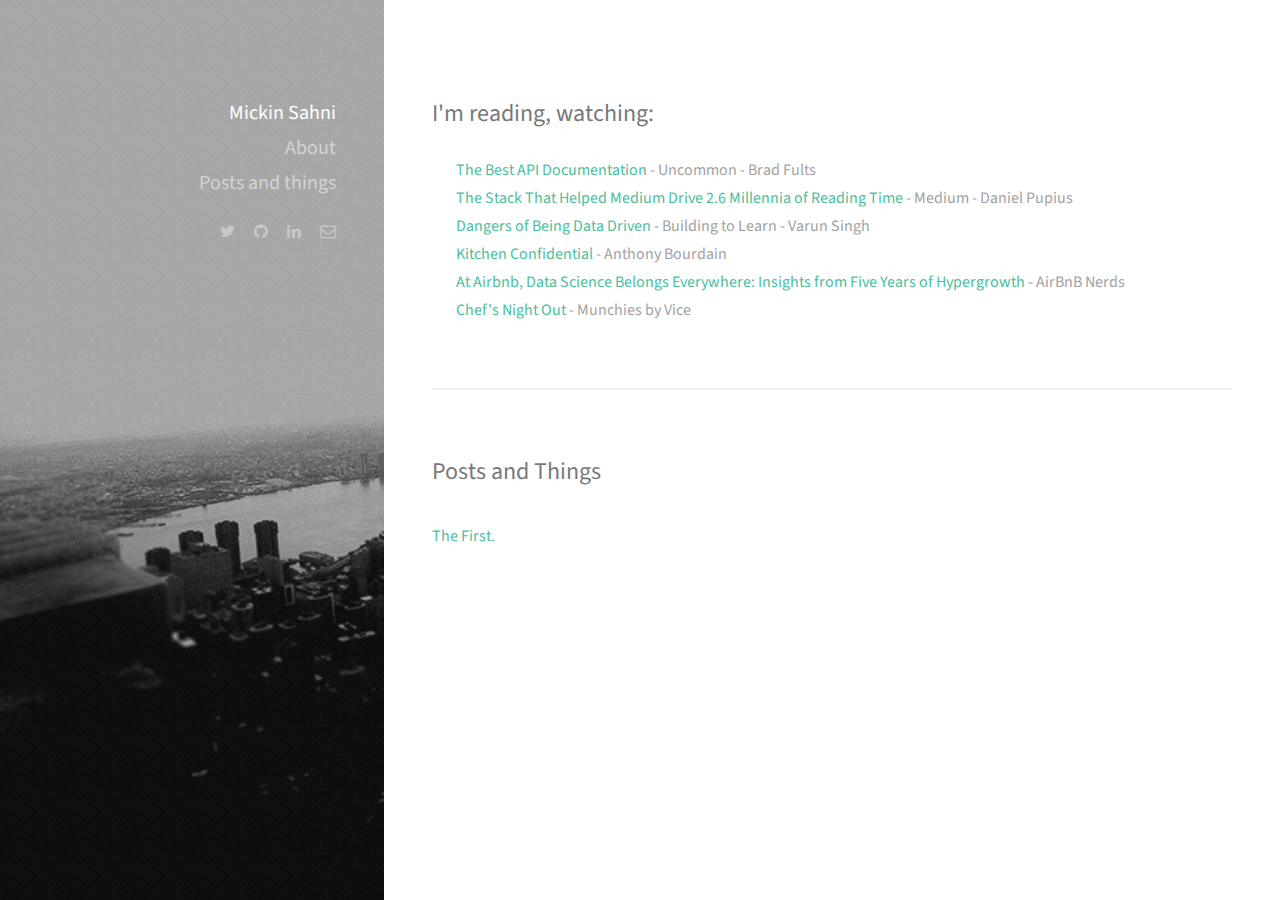
<file: index.html>
<!DOCTYPE HTML>
<!--
	Strata by HTML5 UP
	html5up.net | @n33co
	Free for personal and commercial use under the CCA 3.0 license (html5up.net/license)
-->
<html>
<head>
	<title>Mickin Sahni | Home</title>
	<meta charset="utf-8" />
	<meta name="viewport" content="width=device-width, initial-scale=1" />
	<!--[if lte IE 8]><script src="assets/js/ie/html5shiv.js"></script><![endif]-->
	<link rel="stylesheet" href="assets/css/main.css" />
	<!--[if lte IE 8]><link rel="stylesheet" href="assets/css/ie8.css" /><![endif]-->

	<!--Google Analytics-->
<script>
  (function(i,s,o,g,r,a,m){i['GoogleAnalyticsObject']=r;i[r]=i[r]||function(){
  (i[r].q=i[r].q||[]).push(arguments)},i[r].l=1*new Date();a=s.createElement(o),
  m=s.getElementsByTagName(o)[0];a.async=1;a.src=g;m.parentNode.insertBefore(a,m)
  })(window,document,'script','//www.google-analytics.com/analytics.js','ga');

  ga('create', 'UA-68290142-1', 'auto');
  ga('send', 'pageview');

</script>
	
	<!-- Scripts-->
	<script src="assets/js/jquery.min.js"></script>
	<script src="assets/js/jquery.poptrox.min.js"></script>
	<script src="assets/js/skel.min.js"></script>
	<script src="assets/js/util.js"></script> 			
	<!--[if lte IE 8]><script src="assets/js/ie/respond.min.js"></script><![endif]-->
	<script src="assets/js/main.js"></script> 

</head>
 
<body id="top">

	<!-- Header -->
	<header id="header">
		<!-- <a href="#" class="image avatar"><img src="images/avatar.jpg" alt="" /></a> -->
		<h1><strong><a href="http://www.MickinSahni.com">Mickin Sahni</a></strong></h1>
		<nav id="footer">
			<h1><a href="http://mickinsahni.com/pages/about.html">About</a></h1>
			<h1><a href="http://mickinsahni.com/pages/postsandthings.html">Posts and things</a></h1>
			<ul class="icons">
				<li><a href="https://www.twitter.com/MickinSahni" class="icon fa-twitter" target="_blank"><span class="label">Twitter</span></a></li>
				<li><a href="https://www.github.com/MickinSahni" class="icon fa-github" target="_blank"><span class="label">Github</span></a></li>
				<li><a href="https://www.linkedin.com/in/mickinsahni" class="icon fa-linkedin" target="_blank"><span class="label">LinkedIn</span></a></li>
				<li><a href="mailto:Mickin@MickinSahni.com" class="icon fa-envelope-o" target="_blank"><span class="label">Email</span></a></li>
			</ul>
		</nav>
		<!-- <h1>Mickin Sahni</h1> -->
	</header>

	<!-- Main -->
	<div id="main">

		<!-- One -->
		<section id="one">
			<header class="major">
				<!--<h2>Technology. Entrepreneurship. Community.</h2>-->
			</header>
			

			<!-- <p>Hey, I'm Mickin. I work with federal and corporate orgs. of all sizes as a tech consultant with Ventera to develop process and product solutions. Most recently, I worked as a product owner for an <a href="https://18f.gsa.gov/2015/08/28/announcing-the-agile-BPA-awards/" target="_blank">18F software acquisition contract,</a> which further piqued my interest in open data.  A few of the roles I've played here at Ventera include product owner, QA, interaction designer/prototyper and amateur developer when I need and/or want to learn a bit more.<br> <br>As a Fosterly team member, I help build a growing tech community in D.C. and organized <a href="http://collaborate.fosterly.com" target="_blank">Collaborate,</a> a conference bringing together over 1,000 attendees and over 100 speakers from Google, AngelList, the White House and many others for two days of keynotes, workshops, and conversations. <br><br> I left UVA with a BS in Chemical Engineering and try to head down 29 as much as possible to visit and speak/mentor at events such as <a href="http://www.hackuva.com">Hack.UVa.</a></p> -->

			<h2>I'm reading, watching:</h2>
			<ul>
				<li><a href="https://bradfults.com/the-best-api-documentation-b9e46400379a#.tsd2bul3e">The Best API Documentation</a> - Uncommon - Brad Fults </li>
				<li><a href="http://stackshare.io/medium/the-stack-that-helped-medium-scale-to-2-6-millennia-of-reading-time">The Stack That Helped Medium Drive 2.6 Millennia of Reading Time</a> - Medium - Daniel Pupius </li>
				<li><a href="https://buildingtolearn.wordpress.com/2015/03/27/dangers-of-being-data-driven/">Dangers of Being Data Driven</a> - Building to Learn - Varun Singh </li>
				<li><a href="http://www.amazon.com/Kitchen-Confidential-Anthony-Bourdain-ebook/dp/B002UM5BXW/ref=dp_kinw_strp_1">Kitchen Confidential</a> - Anthony Bourdain </li>
				<li><a href="http://nerds.airbnb.com/scaling-data-science/">At Airbnb, Data Science Belongs Everywhere: Insights from Five Years of Hypergrowth</a> - AirBnB Nerds</li>
				<li><a href="http://munchies.vice.com/show/munchies">Chef's Night Out</a> - Munchies by Vice</li>
			</ul>
						<!-- <ul class="actions">
							<li><a href="#" class="button">Learn More</a></li>
						</ul> -->
		</section>

					<!-- Two -->
		<section id="two">
						<h2>Posts and Things</h2>
						<!--<div class="row">-->
						<!--	<article class="6u 12u$(xsmall) work-item">-->
								<ul
									<li></ul><a href="http://mickinsahni.com/pages/posts/2015/12/The_First.html">The First.</a></li>
									</ul>
									
									
									<!--<a href="images/fulls/SF.jpg" class="image fit thumb"><img src="images/thumbs/SF.jpg" alt="" /></a>-->

								<!-- <p>Lorem ipsum dolor sit amet nisl sed nullam feugiat.</p> -->
							</article>
							<!-- <article class="6u$ 12u$(xsmall) work-item">
								<a href="images/fulls/02.jpg" class="image fit thumb"><img src="images/thumbs/02.jpg" alt="" /></a>
								<h3>Ultricies lacinia interdum</h3>
								<p>Lorem ipsum dolor sit amet nisl sed nullam feugiat.</p>
							</article>
							<article class="6u 12u$(xsmall) work-item">
								<a href="images/fulls/03.jpg" class="image fit thumb"><img src="images/thumbs/03.jpg" alt="" /></a>
								<h3>Tortor metus commodo</h3>
								<p>Lorem ipsum dolor sit amet nisl sed nullam feugiat.</p>
							</article>
							<article class="6u$ 12u$(xsmall) work-item">
								<a href="images/fulls/04.jpg" class="image fit thumb"><img src="images/thumbs/04.jpg" alt="" /></a>
								<h3>Quam neque phasellus</h3>
								<p>Lorem ipsum dolor sit amet nisl sed nullam feugiat.</p>
							</article>
							<article class="6u 12u$(xsmall) work-item">
								<a href="images/fulls/05.jpg" class="image fit thumb"><img src="images/thumbs/05.jpg" alt="" /></a>
								<h3>Nunc enim commodo aliquet</h3>
								<p>Lorem ipsum dolor sit amet nisl sed nullam feugiat.</p>
							</article>
							<article class="6u$ 12u$(xsmall) work-item">
								<a href="images/fulls/06.jpg" class="image fit thumb"><img src="images/thumbs/06.jpg" alt="" /></a>
								<h3>Risus ornare lacinia</h3>
								<p>Lorem ipsum dolor sit amet nisl sed nullam feugiat.</p>
							</article> -->
						<!--</div>-->
						<!-- <ul class="actions">
							<li><a href="#" class="button">Full Portfolio</a></li>
						</ul>  -->
					</section> 

					<!-- Three -->
					<!-- <section id="three">
						<h2>Get In Touch</h2>
						<p>Accumsan pellentesque commodo blandit enim arcu non at amet id arcu magna. Accumsan orci faucibus id eu lorem semper nunc nisi lorem vulputate lorem neque lorem ipsum dolor.</p>
						<div class="row">
							<div class="8u 12u$(small)">
								<form method="post" action="#">
									<div class="row uniform 50%">
										<div class="6u 12u$(xsmall)"><input type="text" name="name" id="name" placeholder="Name" /></div>
										<div class="6u$ 12u$(xsmall)"><input type="email" name="email" id="email" placeholder="Email" /></div>
										<div class="12u$"><textarea name="message" id="message" placeholder="Message" rows="4"></textarea></div>
									</div>
								</form>
								<ul class="actions">
									<li><input type="submit" value="Send Message" /></li>
								</ul>
							</div>
							<div class="4u$ 12u$(small)">
								<ul class="labeled-icons">
									<li>
										<h3 class="icon fa-home"><span class="label">Address</span></h3>
										1234 Somewhere Rd.<br />
										Nashville, TN 00000<br />
										United States
									</li>
									<li>
										<h3 class="icon fa-mobile"><span class="label">Phone</span></h3>
										000-000-0000
									</li>
									<li>
										<h3 class="icon fa-envelope-o"><span class="label">Email</span></h3>
										<a href="#">hello@untitled.tld</a>
									</li>
								</ul>
							</div>
						</div>
					</section> -->

					<!-- Four -->
				<!--
					<section id="four">
						<h2>Elements</h2>

						<section>
							<h4>Text</h4>
							<p>This is <b>bold</b> and this is <strong>strong</strong>. This is <i>italic</i> and this is <em>emphasized</em>.
							This is <sup>superscript</sup> text and this is <sub>subscript</sub> text.
							This is <u>underlined</u> and this is code: <code>for (;;) { ... }</code>. Finally, <a href="#">this is a link</a>.</p>
							<hr />
							<header>
								<h4>Heading with a Subtitle</h4>
								<p>Lorem ipsum dolor sit amet nullam id egestas urna aliquam</p>
							</header>
							<p>Nunc lacinia ante nunc ac lobortis. Interdum adipiscing gravida odio porttitor sem non mi integer non faucibus ornare mi ut ante amet placerat aliquet. Volutpat eu sed ante lacinia sapien lorem accumsan varius montes viverra nibh in adipiscing blandit tempus accumsan.</p>
							<header>
								<h5>Heading with a Subtitle</h5>
								<p>Lorem ipsum dolor sit amet nullam id egestas urna aliquam</p>
							</header>
							<p>Nunc lacinia ante nunc ac lobortis. Interdum adipiscing gravida odio porttitor sem non mi integer non faucibus ornare mi ut ante amet placerat aliquet. Volutpat eu sed ante lacinia sapien lorem accumsan varius montes viverra nibh in adipiscing blandit tempus accumsan.</p>
							<hr />
							<h2>Heading Level 2</h2>
							<h3>Heading Level 3</h3>
							<h4>Heading Level 4</h4>
							<h5>Heading Level 5</h5>
							<h6>Heading Level 6</h6>
							<hr />
							<h5>Blockquote</h5>
							<blockquote>Fringilla nisl. Donec accumsan interdum nisi, quis tincidunt felis sagittis eget tempus euismod. Vestibulum ante ipsum primis in faucibus vestibulum. Blandit adipiscing eu felis iaculis volutpat ac adipiscing accumsan faucibus. Vestibulum ante ipsum primis in faucibus lorem ipsum dolor sit amet nullam adipiscing eu felis.</blockquote>
							<h5>Preformatted</h5>
							<pre><code>i = 0;

while (!deck.isInOrder()) {
print 'Iteration ' + i;
deck.shuffle();
i++;
}

print 'It took ' + i + ' iterations to sort the deck.';</code></pre>
						</section>

						<section>
							<h4>Lists</h4>
							<div class="row">
								<div class="6u 12u$(xsmall)">
									<h5>Unordered</h5>
									<ul>
										<li>Dolor pulvinar etiam magna etiam.</li>
										<li>Sagittis adipiscing lorem eleifend.</li>
										<li>Felis enim feugiat dolore viverra.</li>
									</ul>
									<h5>Alternate</h5>
									<ul class="alt">
										<li>Dolor pulvinar etiam magna etiam.</li>
										<li>Sagittis adipiscing lorem eleifend.</li>
										<li>Felis enim feugiat dolore viverra.</li>
									</ul>
								</div>
								<div class="6u$ 12u$(xsmall)">
									<h5>Ordered</h5>
									<ol>
										<li>Dolor pulvinar etiam magna etiam.</li>
										<li>Etiam vel felis at lorem sed viverra.</li>
										<li>Felis enim feugiat dolore viverra.</li>
										<li>Dolor pulvinar etiam magna etiam.</li>
										<li>Etiam vel felis at lorem sed viverra.</li>
										<li>Felis enim feugiat dolore viverra.</li>
									</ol>
									<h5>Icons</h5>
									<ul class="icons">
										<li><a href="#" class="icon fa-twitter"><span class="label">Twitter</span></a></li>
										<li><a href="#" class="icon fa-facebook"><span class="label">Facebook</span></a></li>
										<li><a href="#" class="icon fa-instagram"><span class="label">Instagram</span></a></li>
										<li><a href="#" class="icon fa-github"><span class="label">Github</span></a></li>
										<li><a href="#" class="icon fa-dribbble"><span class="label">Dribbble</span></a></li>
										<li><a href="#" class="icon fa-tumblr"><span class="label">Tumblr</span></a></li>
									</ul>
								</div>
							</div>
							<h5>Actions</h5>
							<ul class="actions">
								<li><a href="#" class="button special">Default</a></li>
								<li><a href="#" class="button">Default</a></li>
							</ul>
							<ul class="actions small">
								<li><a href="#" class="button special small">Small</a></li>
								<li><a href="#" class="button small">Small</a></li>
							</ul>
							<div class="row">
								<div class="6u 12u$(small)">
									<ul class="actions vertical">
										<li><a href="#" class="button special">Default</a></li>
										<li><a href="#" class="button">Default</a></li>
									</ul>
								</div>
								<div class="6u$ 12u$(small)">
									<ul class="actions vertical small">
										<li><a href="#" class="button special small">Small</a></li>
										<li><a href="#" class="button small">Small</a></li>
									</ul>
								</div>
								<div class="6u 12u$(small)">
									<ul class="actions vertical">
										<li><a href="#" class="button special fit">Default</a></li>
										<li><a href="#" class="button fit">Default</a></li>
									</ul>
								</div>
								<div class="6u$ 12u$(small)">
									<ul class="actions vertical small">
										<li><a href="#" class="button special small fit">Small</a></li>
										<li><a href="#" class="button small fit">Small</a></li>
									</ul>
								</div>
							</div>
						</section>

						<section>
							<h4>Table</h4>
							<h5>Default</h5>
							<div class="table-wrapper">
								<table>
									<thead>
										<tr>
											<th>Name</th>
											<th>Description</th>
											<th>Price</th>
										</tr>
									</thead>
									<tbody>
										<tr>
											<td>Item One</td>
											<td>Ante turpis integer aliquet porttitor.</td>
											<td>29.99</td>
										</tr>
										<tr>
											<td>Item Two</td>
											<td>Vis ac commodo adipiscing arcu aliquet.</td>
											<td>19.99</td>
										</tr>
										<tr>
											<td>Item Three</td>
											<td> Morbi faucibus arcu accumsan lorem.</td>
											<td>29.99</td>
										</tr>
										<tr>
											<td>Item Four</td>
											<td>Vitae integer tempus condimentum.</td>
											<td>19.99</td>
										</tr>
										<tr>
											<td>Item Five</td>
											<td>Ante turpis integer aliquet porttitor.</td>
											<td>29.99</td>
										</tr>
									</tbody>
									<tfoot>
										<tr>
											<td colspan="2"></td>
											<td>100.00</td>
										</tr>
									</tfoot>
								</table>
							</div>

							<h5>Alternate</h5>
							<div class="table-wrapper">
								<table class="alt">
									<thead>
										<tr>
											<th>Name</th>
											<th>Description</th>
											<th>Price</th>
										</tr>
									</thead>
									<tbody>
										<tr>
											<td>Item One</td>
											<td>Ante turpis integer aliquet porttitor.</td>
											<td>29.99</td>
										</tr>
										<tr>
											<td>Item Two</td>
											<td>Vis ac commodo adipiscing arcu aliquet.</td>
											<td>19.99</td>
										</tr>
										<tr>
											<td>Item Three</td>
											<td> Morbi faucibus arcu accumsan lorem.</td>
											<td>29.99</td>
										</tr>
										<tr>
											<td>Item Four</td>
											<td>Vitae integer tempus condimentum.</td>
											<td>19.99</td>
										</tr>
										<tr>
											<td>Item Five</td>
											<td>Ante turpis integer aliquet porttitor.</td>
											<td>29.99</td>
										</tr>
									</tbody>
									<tfoot>
										<tr>
											<td colspan="2"></td>
											<td>100.00</td>
										</tr>
									</tfoot>
								</table>
							</div>
						</section>

						<section>
							<h4>Buttons</h4>
							<ul class="actions">
								<li><a href="#" class="button special">Special</a></li>
								<li><a href="#" class="button">Default</a></li>
							</ul>
							<ul class="actions">
								<li><a href="#" class="button big">Big</a></li>
								<li><a href="#" class="button">Default</a></li>
								<li><a href="#" class="button small">Small</a></li>
							</ul>
							<ul class="actions fit">
								<li><a href="#" class="button special fit">Fit</a></li>
								<li><a href="#" class="button fit">Fit</a></li>
							</ul>
							<ul class="actions fit small">
								<li><a href="#" class="button special fit small">Fit + Small</a></li>
								<li><a href="#" class="button fit small">Fit + Small</a></li>
							</ul>
							<ul class="actions">
								<li><a href="#" class="button special icon fa-download">Icon</a></li>
								<li><a href="#" class="button icon fa-download">Icon</a></li>
							</ul>
							<ul class="actions">
								<li><span class="button special disabled">Special</span></li>
								<li><span class="button disabled">Default</span></li>
							</ul>
						</section>

						<section>
							<h4>Form</h4>
							<form method="post" action="#">
								<div class="row uniform 50%">
									<div class="6u 12u$(xsmall)">
										<input type="text" name="demo-name" id="demo-name" value="" placeholder="Name" />
									</div>
									<div class="6u$ 12u$(xsmall)">
										<input type="email" name="demo-email" id="demo-email" value="" placeholder="Email" />
									</div>
									<div class="12u$">
										<div class="select-wrapper">
											<select name="demo-category" id="demo-category">
												<option value="">- Category -</option>
												<option value="1">Manufacturing</option>
												<option value="1">Shipping</option>
												<option value="1">Administration</option>
												<option value="1">Human Resources</option>
											</select>
										</div>
									</div>
									<div class="4u 12u$(small)">
										<input type="radio" id="demo-priority-low" name="demo-priority" checked>
										<label for="demo-priority-low">Low Priority</label>
									</div>
									<div class="4u 12u$(small)">
										<input type="radio" id="demo-priority-normal" name="demo-priority">
										<label for="demo-priority-normal">Normal Priority</label>
									</div>
									<div class="4u$ 12u(small)">
										<input type="radio" id="demo-priority-high" name="demo-priority">
										<label for="demo-priority-high">High Priority</label>
									</div>
									<div class="6u 12u$(small)">
										<input type="checkbox" id="demo-copy" name="demo-copy">
										<label for="demo-copy">Email me a copy of this message</label>
									</div>
									<div class="6u$ 12u$(small)">
										<input type="checkbox" id="demo-human" name="demo-human" checked>
										<label for="demo-human">I am a human and not a robot</label>
									</div>
									<div class="12u$">
										<textarea name="demo-message" id="demo-message" placeholder="Enter your message" rows="6"></textarea>
									</div>
									<div class="12u$">
										<ul class="actions">
											<li><input type="submit" value="Send Message" class="special" /></li>
											<li><input type="reset" value="Reset" /></li>
										</ul>
									</div>
								</div>
							</form>
						</section>

						<section>
							<h4>Image</h4>
							<h5>Fit</h5>
							<div class="box alt">
								<div class="row 50% uniform">
									<div class="12u$"><span class="image fit"><img src="images/fulls/05.jpg" alt="" /></span></div>
									<div class="4u"><span class="image fit"><img src="images/thumbs/01.jpg" alt="" /></span></div>
									<div class="4u"><span class="image fit"><img src="images/thumbs/02.jpg" alt="" /></span></div>
									<div class="4u$"><span class="image fit"><img src="images/thumbs/03.jpg" alt="" /></span></div>
									<div class="4u"><span class="image fit"><img src="images/thumbs/04.jpg" alt="" /></span></div>
									<div class="4u"><span class="image fit"><img src="images/thumbs/05.jpg" alt="" /></span></div>
									<div class="4u$"><span class="image fit"><img src="images/thumbs/06.jpg" alt="" /></span></div>
									<div class="4u"><span class="image fit"><img src="images/thumbs/03.jpg" alt="" /></span></div>
									<div class="4u"><span class="image fit"><img src="images/thumbs/02.jpg" alt="" /></span></div>
									<div class="4u$"><span class="image fit"><img src="images/thumbs/01.jpg" alt="" /></span></div>
								</div>
							</div>
							<h5>Left &amp; Right</h5>
							<p><span class="image left"><img src="images/avatar.jpg" alt="" /></span>Fringilla nisl. Donec accumsan interdum nisi, quis tincidunt felis sagittis eget. tempus euismod. Vestibulum ante ipsum primis in faucibus vestibulum. Blandit adipiscing eu felis iaculis volutpat ac adipiscing accumsan eu faucibus. Integer ac pellentesque praesent tincidunt felis sagittis eget. tempus euismod. Vestibulum ante ipsum primis in faucibus vestibulum. Blandit adipiscing eu felis iaculis volutpat ac adipiscing accumsan eu faucibus. Integer ac pellentesque praesent. Donec accumsan interdum nisi, quis tincidunt felis sagittis eget. tempus euismod. Vestibulum ante ipsum primis in faucibus vestibulum. Blandit adipiscing eu felis iaculis volutpat ac adipiscing accumsan eu faucibus. Integer ac pellentesque praesent tincidunt felis sagittis eget. tempus euismod. Vestibulum ante ipsum primis in faucibus vestibulum. Blandit adipiscing eu felis iaculis volutpat ac adipiscing accumsan eu faucibus. Integer ac pellentesque praesent.</p>
							<p><span class="image right"><img src="images/avatar.jpg" alt="" /></span>Fringilla nisl. Donec accumsan interdum nisi, quis tincidunt felis sagittis eget. tempus euismod. Vestibulum ante ipsum primis in faucibus vestibulum. Blandit adipiscing eu felis iaculis volutpat ac adipiscing accumsan eu faucibus. Integer ac pellentesque praesent tincidunt felis sagittis eget. tempus euismod. Vestibulum ante ipsum primis in faucibus vestibulum. Blandit adipiscing eu felis iaculis volutpat ac adipiscing accumsan eu faucibus. Integer ac pellentesque praesent. Donec accumsan interdum nisi, quis tincidunt felis sagittis eget. tempus euismod. Vestibulum ante ipsum primis in faucibus vestibulum. Blandit adipiscing eu felis iaculis volutpat ac adipiscing accumsan eu faucibus. Integer ac pellentesque praesent tincidunt felis sagittis eget. tempus euismod. Vestibulum ante ipsum primis in faucibus vestibulum. Blandit adipiscing eu felis iaculis volutpat ac adipiscing accumsan eu faucibus. Integer ac pellentesque praesent.</p>
						</section>

					</section>
				-->

			</div>

			<!-- Footer -->
		<!-- 	<footer id="footer">
				<ul class="icons">
					<li><a href="https://www.twitter.com/MickinSahni" class="icon fa-twitter" target="_blank"><span class="label">Twitter</span></a></li>
					<li><a href="https://www.github.com/MickinSahni" class="icon fa-github" target="_blank"><span class="label">Github</span></a></li>
					<li><a href="https://www.linkedin.com/in/mickinsahni" class="icon fa-linkedin" target="_blank"><span class="label">LinkedIn</span></a></li>
					<li><a href="mailto:Mickin@MickinSahni.com" class="icon fa-envelope-o" target="_blank"><span class="label">Email</span></a></li>
				</ul>
				<ul class="copyright">
					<li>&copy; Mickin Sahni</li> <li>Design: HTML5 UP</li>
				</ul>
			</footer> -->


		</body>
		</html>
</file>
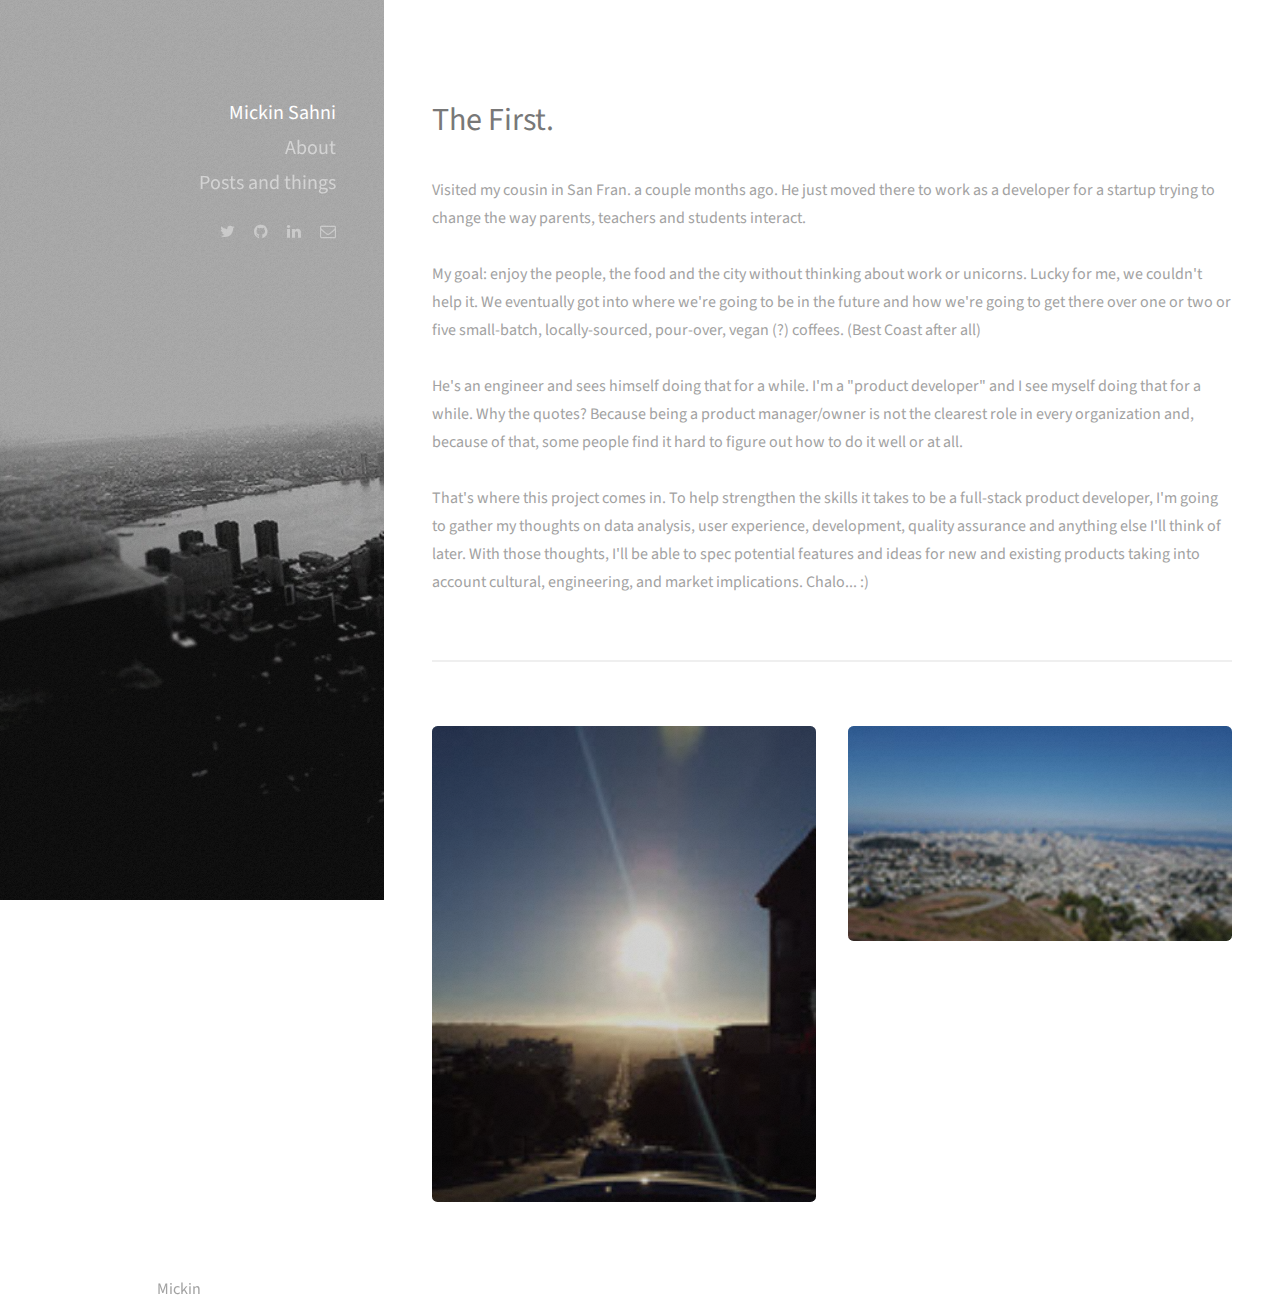
<file: pages/posts/2015/12/The_First.html>
<!DOCTYPE HTML>
<!--
	Strata by HTML5 UP
	html5up.net | @n33co
	Free for personal and commercial use under the CCA 3.0 license (html5up.net/license)
-->
<html>
<head>
	<title>Mickin Sahni | The First.</title>
	<meta charset="utf-8" />
	<meta name="viewport" content="width=device-width, initial-scale=1" />
	<!--[if lte IE 8]><script src="assets/js/ie/html5shiv.js"></script><![endif]-->
	<link rel="stylesheet" href="../../../../assets/css/main.css" />
	<!--[if lte IE 8]><link rel="stylesheet" href="assets/css/ie8.css" /><![endif]-->

	<!--Google Analytics-->
<script>
  (function(i,s,o,g,r,a,m){i['GoogleAnalyticsObject']=r;i[r]=i[r]||function(){
  (i[r].q=i[r].q||[]).push(arguments)},i[r].l=1*new Date();a=s.createElement(o),
  m=s.getElementsByTagName(o)[0];a.async=1;a.src=g;m.parentNode.insertBefore(a,m)
  })(window,document,'script','//www.google-analytics.com/analytics.js','ga');

  ga('create', 'UA-68290142-1', 'auto');
  ga('send', 'pageview');

</script>

	<!-- Scripts -->
	<script src="../../../../assets/js/jquery.min.js"></script>
	<script src="../../../../assets/js/jquery.poptrox.min.js"></script> 
	<script src="../../../../assets/js/skel.min.js"></script>
	<script src="../../../../assets/js/util.js"></script>
	<!--[if lte IE 8]><script src="assets/js/ie/respond.min.js"></script><![endif]-->
	<script src="../../../../assets/js/main.js"></script>

</head>

<body id="top">

	<!-- Header -->
	<header id="header">
		<!-- <a href="#" class="image avatar"><img src="images/avatar.jpg" alt="" /></a> -->
		<h1><strong><a href="http://www.MickinSahni.com">Mickin Sahni</a></strong></h1>
		<nav id="footer">
			<h1><a href="http://mickinsahni.com/pages/about.html">About</a></h1>
			<h1><a href="http://mickinsahni.com/pages/postsandthings.html">Posts and things</a></h1>
			<ul class="icons">
				<li><a href="https://www.twitter.com/MickinSahni" class="icon fa-twitter" target="_blank"><span class="label">Twitter</span></a></li>
				<li><a href="https://www.github.com/MickinSahni" class="icon fa-github" target="_blank"><span class="label">Github</span></a></li>
				<li><a href="https://www.linkedin.com/in/mickinsahni" class="icon fa-linkedin" target="_blank"><span class="label">LinkedIn</span></a></li>
				<li><a href="mailto:Mickin@MickinSahni.com" class="icon fa-envelope-o" target="_blank"><span class="label">Email</span></a></li>
			</ul>
		</nav>
		<!-- <h1>Mickin Sahni</h1> -->
	</header>

	<!-- Main -->
	<div id="main">

		<!-- One -->
		<section id="one">
			<header class="major">
				<h2>The First.</h2>
				<!-- <h5>December 14, 2015</h5> -->
			</header>

			<p>
				Visited my cousin in San Fran. a couple months ago. He just moved there to work as a developer for a startup trying to change the way parents, teachers and students interact.<br> <br>My goal: enjoy the people, the food and the city without thinking about work or unicorns. Lucky for me, we couldn't help it. We eventually got into where we're going to be in the future and how we're going to get there over one or two or five small-batch, locally-sourced, pour-over, vegan (?) coffees. (Best Coast after all)<br><br>He's an engineer and sees himself doing that for a while. I'm a "product developer" and I see myself doing that for a while. Why the quotes? Because being a product manager/owner is not the clearest role in every organization and, because of that, some people find it hard to figure out how to do it well or at all. <br><br>That's where this project comes in. To help strengthen the skills it takes to be a full-stack product developer, I'm going to gather my thoughts on data analysis, user experience, development, quality assurance and anything else I'll think of later. With those thoughts, I'll be able to spec potential features and ideas for new and existing products taking into account cultural, engineering, and market implications. Chalo... :)
			</p>
						<!-- <ul class="actions">
							<li><a href="#" class="button">Learn More</a></li>
						</ul> -->
		</section>
		<section id="two">
						<div class="row">
							<article class="6u 12u$(xsmall) work-item">
								<a href="../../../../images/fulls/SF.jpg" class="image fit thumb"><img src="../../../../images/thumbs/SF.jpg" alt="" /></a>
								
								<!-- <h3>Bay</h3> -->
								<!-- <p>Lorem ipsum dolor sit amet nisl sed nullam feugiat.</p> -->
							</article>

							<article class="6u$ 12u$(xsmall) work-item">
								<a href="../../../../images/fulls/SF2.jpg" class="image fit thumb"><img src="../../../../images/thumbs/SF2.jpg" alt="" /></a>
								<!-- <h3>Peaks x2</h3> -->
								<!-- <p>Lorem ipsum dolor sit amet nisl sed nullam feugiat.</p> -->
							</article>
							<!--<article class="6u 12u$(xsmall) work-item">
								<a href="images/fulls/03.jpg" class="image fit thumb"><img src="images/thumbs/03.jpg" alt="" /></a>
								<h3>Tortor metus commodo</h3>
								<p>Lorem ipsum dolor sit amet nisl sed nullam feugiat.</p>
							</article>
							<article class="6u$ 12u$(xsmall) work-item">
								<a href="images/fulls/04.jpg" class="image fit thumb"><img src="images/thumbs/04.jpg" alt="" /></a>
								<h3>Quam neque phasellus</h3>
								<p>Lorem ipsum dolor sit amet nisl sed nullam feugiat.</p>
							</article>
							<article class="6u 12u$(xsmall) work-item">
								<a href="images/fulls/05.jpg" class="image fit thumb"><img src="images/thumbs/05.jpg" alt="" /></a>
								<h3>Nunc enim commodo aliquet</h3>
								<p>Lorem ipsum dolor sit amet nisl sed nullam feugiat.</p>
							</article>
							<article class="6u$ 12u$(xsmall) work-item">
								<a href="images/fulls/06.jpg" class="image fit thumb"><img src="images/thumbs/06.jpg" alt="" /></a>
								<h3>Risus ornare lacinia</h3>
								<p>Lorem ipsum dolor sit amet nisl sed nullam feugiat.</p>
							</article> -->
						</div>
						<!-- </div> -->
					</section>	

					<!-- Footer -->
					<footer id="footer">
						<ul class="icons">
							<li>Mickin</li>	
							<li><a href="https://www.twitter.com/MickinSahni" class="icon fa-twitter" target="_blank"><span class="label">Twitter</span></a></li>
							<li><a href="https://www.github.com/MickinSahni" class="icon fa-github" target="_blank"><span class="label">Github</span></a></li>
							<!-- <li><a href="#" class="icon fa-dribbble"><span class="label">Dribbble</span></a></li> -->
							<li><a href="https://www.linkedin.com/in/mickinsahni" class="icon fa-linkedin" target="_blank"><span class="label">LinkedIn</span></a></li>
							<li><a href="mailto:Mickin@MickinSahni.com" class="icon fa-envelope-o" target="_blank"><span class="label">Email</span></a></li>
						</ul>
						<ul class="copyright">
							<!-- <li>&copy; Mickin Sahni</li>  --><li>Design: HTML5 UP</li>
						</ul>
					</footer>

		<!-- Scripts
			<script src="assets/js/jquery.min.js"></script>
			<script src="assets/js/jquery.poptrox.min.js"></script>
			<script src="assets/js/skel.min.js"></script>
			<script src="assets/js/util.js"></script>
			<!--[if lte IE 8]><script src="assets/js/ie/respond.min.js"></script><![endif]
			<script src="assets/js/main.js"></script>-->

		</body>
		</html>
</file>
<file: assets/css/main.css>
@import url("font-awesome.min.css");
@import url("http://fonts.googleapis.com/css?family=Source+Sans+Pro:400,400italic");

/*
	Strata by HTML5 UP
	html5up.net | @n33co
	Free for personal and commercial use under the CCA 3.0 license (html5up.net/license)
*/

/* Reset */

	html, body, div, span, applet, object, iframe, h1, h2, h3, h4, h5, h6, p, blockquote, pre, a, abbr, acronym, address, big, cite, code, del, dfn, em, img, ins, kbd, q, s, samp, small, strike, strong, sub, sup, tt, var, b, u, i, center, dl, dt, dd, ol, ul, li, fieldset, form, label, legend, table, caption, tbody, tfoot, thead, tr, th, td, article, aside, canvas, details, embed, figure, figcaption, footer, header, hgroup, menu, nav, output, ruby, section, summary, time, mark, audio, video {
		margin: 0;
		padding: 0;
		border: 0;
		font-size: 100%;
		font: inherit;
		vertical-align: baseline;
	}

	article, aside, details, figcaption, figure, footer, header, hgroup, menu, nav, section {
		display: block;
	}

	body {
		line-height: 1;
	}

	ol, ul {
		list-style: none;
	}

	blockquote, q {
		quotes: none;
	}

	blockquote:before, blockquote:after, q:before, q:after {
		content: '';
		content: none;
	}

	table {
		border-collapse: collapse;
		border-spacing: 0;
	}

	body {
		-webkit-text-size-adjust: none;
	}

/* Box Model */

	*, *:before, *:after {
		-moz-box-sizing: border-box;
		-webkit-box-sizing: border-box;
		box-sizing: border-box;
	}

/* Containers */

	.container {
		margin-left: auto;
		margin-right: auto;
	}

	.container.\31 25\25 {
		width: 100%;
		max-width: 1200px;
		min-width: 960px;
	}

	.container.\37 5\25 {
		width: 720px;
	}

	.container.\35 0\25 {
		width: 480px;
	}

	.container.\32 5\25 {
		width: 240px;
	}

	.container {
		width: 960px;
	}

	@media screen and (max-width: 1800px) {

		.container.\31 25\25 {
			width: 100%;
			max-width: 1200px;
			min-width: 960px;
		}

		.container.\37 5\25 {
			width: 720px;
		}

		.container.\35 0\25 {
			width: 480px;
		}

		.container.\32 5\25 {
			width: 240px;
		}

		.container {
			width: 960px;
		}

	}

	@media screen and (max-width: 1280px) {

		.container.\31 25\25 {
			width: 100%;
			max-width: 1200px;
			min-width: 960px;
		}

		.container.\37 5\25 {
			width: 720px;
		}

		.container.\35 0\25 {
			width: 480px;
		}

		.container.\32 5\25 {
			width: 240px;
		}

		.container {
			width: 960px;
		}

	}

	@media screen and (max-width: 980px) {

		.container.\31 25\25 {
			width: 100%;
			max-width: 1200px;
			min-width: 960px;
		}

		.container.\37 5\25 {
			width: 720px;
		}

		.container.\35 0\25 {
			width: 480px;
		}

		.container.\32 5\25 {
			width: 240px;
		}

		.container {
			width: 960px;
		}

	}

	@media screen and (max-width: 736px) {

		.container.\31 25\25 {
			width: 100%;
			max-width: 1200px;
			min-width: 960px;
		}

		.container.\37 5\25 {
			width: 720px;
		}

		.container.\35 0\25 {
			width: 480px;
		}

		.container.\32 5\25 {
			width: 240px;
		}

		.container {
			width: 960px;
		}

	}

	@media screen and (max-width: 480px) {

		.container.\31 25\25 {
			width: 100%;
			max-width: 1200px;
			min-width: 960px;
		}

		.container.\37 5\25 {
			width: 720px;
		}

		.container.\35 0\25 {
			width: 480px;
		}

		.container.\32 5\25 {
			width: 240px;
		}

		.container {
			width: 960px;
		}

	}

/* Grid */

	.row {
		border-bottom: solid 1px transparent;
		-moz-box-sizing: border-box;
		-webkit-box-sizing: border-box;
		box-sizing: border-box;
	}

	.row > * {
		float: left;
		-moz-box-sizing: border-box;
		-webkit-box-sizing: border-box;
		box-sizing: border-box;
	}

	.row:after, .row:before {
		content: '';
		display: block;
		clear: both;
		height: 0;
	}

	.row.uniform > * > :first-child {
		margin-top: 0;
	}

	.row.uniform > * > :last-child {
		margin-bottom: 0;
	}

	.row.\30 \25 > * {
		padding: 0 0 0 0em;
	}

	.row.\30 \25 {
		margin: 0 0 -1px 0em;
	}

	.row.uniform.\30 \25 > * {
		padding: 0em 0 0 0em;
	}

	.row.uniform.\30 \25 {
		margin: 0em 0 -1px 0em;
	}

	.row > * {
		padding: 0 0 0 2.5em;
	}

	.row {
		margin: 0 0 -1px -2.5em;
	}

	.row.uniform > * {
		padding: 2.5em 0 0 2.5em;
	}

	.row.uniform {
		margin: -2.5em 0 -1px -2.5em;
	}

	.row.\32 00\25 > * {
		padding: 0 0 0 5em;
	}

	.row.\32 00\25 {
		margin: 0 0 -1px -5em;
	}

	.row.uniform.\32 00\25 > * {
		padding: 5em 0 0 5em;
	}

	.row.uniform.\32 00\25 {
		margin: -5em 0 -1px -5em;
	}

	.row.\31 50\25 > * {
		padding: 0 0 0 3.75em;
	}

	.row.\31 50\25 {
		margin: 0 0 -1px -3.75em;
	}

	.row.uniform.\31 50\25 > * {
		padding: 3.75em 0 0 3.75em;
	}

	.row.uniform.\31 50\25 {
		margin: -3.75em 0 -1px -3.75em;
	}

	.row.\35 0\25 > * {
		padding: 0 0 0 1.25em;
	}

	.row.\35 0\25 {
		margin: 0 0 -1px -1.25em;
	}

	.row.uniform.\35 0\25 > * {
		padding: 1.25em 0 0 1.25em;
	}

	.row.uniform.\35 0\25 {
		margin: -1.25em 0 -1px -1.25em;
	}

	.row.\32 5\25 > * {
		padding: 0 0 0 0.625em;
	}

	.row.\32 5\25 {
		margin: 0 0 -1px -0.625em;
	}

	.row.uniform.\32 5\25 > * {
		padding: 0.625em 0 0 0.625em;
	}

	.row.uniform.\32 5\25 {
		margin: -0.625em 0 -1px -0.625em;
	}

	.\31 2u, .\31 2u\24 {
		width: 100%;
		clear: none;
		margin-left: 0;
	}

	.\31 1u, .\31 1u\24 {
		width: 91.6666666667%;
		clear: none;
		margin-left: 0;
	}

	.\31 0u, .\31 0u\24 {
		width: 83.3333333333%;
		clear: none;
		margin-left: 0;
	}

	.\39 u, .\39 u\24 {
		width: 75%;
		clear: none;
		margin-left: 0;
	}

	.\38 u, .\38 u\24 {
		width: 66.6666666667%;
		clear: none;
		margin-left: 0;
	}

	.\37 u, .\37 u\24 {
		width: 58.3333333333%;
		clear: none;
		margin-left: 0;
	}

	.\36 u, .\36 u\24 {
		width: 50%;
		clear: none;
		margin-left: 0;
	}

	.\35 u, .\35 u\24 {
		width: 41.6666666667%;
		clear: none;
		margin-left: 0;
	}

	.\34 u, .\34 u\24 {
		width: 33.3333333333%;
		clear: none;
		margin-left: 0;
	}

	.\33 u, .\33 u\24 {
		width: 25%;
		clear: none;
		margin-left: 0;
	}

	.\32 u, .\32 u\24 {
		width: 16.6666666667%;
		clear: none;
		margin-left: 0;
	}

	.\31 u, .\31 u\24 {
		width: 8.3333333333%;
		clear: none;
		margin-left: 0;
	}

	.\31 2u\24 + *,
	.\31 1u\24 + *,
	.\31 0u\24 + *,
	.\39 u\24 + *,
	.\38 u\24 + *,
	.\37 u\24 + *,
	.\36 u\24 + *,
	.\35 u\24 + *,
	.\34 u\24 + *,
	.\33 u\24 + *,
	.\32 u\24 + *,
	.\31 u\24 + * {
		clear: left;
	}

	.\-11u {
		margin-left: 91.66667%;
	}

	.\-10u {
		margin-left: 83.33333%;
	}

	.\-9u {
		margin-left: 75%;
	}

	.\-8u {
		margin-left: 66.66667%;
	}

	.\-7u {
		margin-left: 58.33333%;
	}

	.\-6u {
		margin-left: 50%;
	}

	.\-5u {
		margin-left: 41.66667%;
	}

	.\-4u {
		margin-left: 33.33333%;
	}

	.\-3u {
		margin-left: 25%;
	}

	.\-2u {
		margin-left: 16.66667%;
	}

	.\-1u {
		margin-left: 8.33333%;
	}

	@media screen and (max-width: 1800px) {

		.row > * {
			padding: 0 0 0 2.5em;
		}

		.row {
			margin: 0 0 -1px -2.5em;
		}

		.row.uniform > * {
			padding: 2.5em 0 0 2.5em;
		}

		.row.uniform {
			margin: -2.5em 0 -1px -2.5em;
		}

		.row.\32 00\25 > * {
			padding: 0 0 0 5em;
		}

		.row.\32 00\25 {
			margin: 0 0 -1px -5em;
		}

		.row.uniform.\32 00\25 > * {
			padding: 5em 0 0 5em;
		}

		.row.uniform.\32 00\25 {
			margin: -5em 0 -1px -5em;
		}

		.row.\31 50\25 > * {
			padding: 0 0 0 3.75em;
		}

		.row.\31 50\25 {
			margin: 0 0 -1px -3.75em;
		}

		.row.uniform.\31 50\25 > * {
			padding: 3.75em 0 0 3.75em;
		}

		.row.uniform.\31 50\25 {
			margin: -3.75em 0 -1px -3.75em;
		}

		.row.\35 0\25 > * {
			padding: 0 0 0 1.25em;
		}

		.row.\35 0\25 {
			margin: 0 0 -1px -1.25em;
		}

		.row.uniform.\35 0\25 > * {
			padding: 1.25em 0 0 1.25em;
		}

		.row.uniform.\35 0\25 {
			margin: -1.25em 0 -1px -1.25em;
		}

		.row.\32 5\25 > * {
			padding: 0 0 0 0.625em;
		}

		.row.\32 5\25 {
			margin: 0 0 -1px -0.625em;
		}

		.row.uniform.\32 5\25 > * {
			padding: 0.625em 0 0 0.625em;
		}

		.row.uniform.\32 5\25 {
			margin: -0.625em 0 -1px -0.625em;
		}

		.\31 2u\28xlarge\29, .\31 2u\24\28xlarge\29 {
			width: 100%;
			clear: none;
			margin-left: 0;
		}

		.\31 1u\28xlarge\29, .\31 1u\24\28xlarge\29 {
			width: 91.6666666667%;
			clear: none;
			margin-left: 0;
		}

		.\31 0u\28xlarge\29, .\31 0u\24\28xlarge\29 {
			width: 83.3333333333%;
			clear: none;
			margin-left: 0;
		}

		.\39 u\28xlarge\29, .\39 u\24\28xlarge\29 {
			width: 75%;
			clear: none;
			margin-left: 0;
		}

		.\38 u\28xlarge\29, .\38 u\24\28xlarge\29 {
			width: 66.6666666667%;
			clear: none;
			margin-left: 0;
		}

		.\37 u\28xlarge\29, .\37 u\24\28xlarge\29 {
			width: 58.3333333333%;
			clear: none;
			margin-left: 0;
		}

		.\36 u\28xlarge\29, .\36 u\24\28xlarge\29 {
			width: 50%;
			clear: none;
			margin-left: 0;
		}

		.\35 u\28xlarge\29, .\35 u\24\28xlarge\29 {
			width: 41.6666666667%;
			clear: none;
			margin-left: 0;
		}

		.\34 u\28xlarge\29, .\34 u\24\28xlarge\29 {
			width: 33.3333333333%;
			clear: none;
			margin-left: 0;
		}

		.\33 u\28xlarge\29, .\33 u\24\28xlarge\29 {
			width: 25%;
			clear: none;
			margin-left: 0;
		}

		.\32 u\28xlarge\29, .\32 u\24\28xlarge\29 {
			width: 16.6666666667%;
			clear: none;
			margin-left: 0;
		}

		.\31 u\28xlarge\29, .\31 u\24\28xlarge\29 {
			width: 8.3333333333%;
			clear: none;
			margin-left: 0;
		}

		.\31 2u\24\28xlarge\29 + *,
		.\31 1u\24\28xlarge\29 + *,
		.\31 0u\24\28xlarge\29 + *,
		.\39 u\24\28xlarge\29 + *,
		.\38 u\24\28xlarge\29 + *,
		.\37 u\24\28xlarge\29 + *,
		.\36 u\24\28xlarge\29 + *,
		.\35 u\24\28xlarge\29 + *,
		.\34 u\24\28xlarge\29 + *,
		.\33 u\24\28xlarge\29 + *,
		.\32 u\24\28xlarge\29 + *,
		.\31 u\24\28xlarge\29 + * {
			clear: left;
		}

		.\-11u\28xlarge\29 {
			margin-left: 91.66667%;
		}

		.\-10u\28xlarge\29 {
			margin-left: 83.33333%;
		}

		.\-9u\28xlarge\29 {
			margin-left: 75%;
		}

		.\-8u\28xlarge\29 {
			margin-left: 66.66667%;
		}

		.\-7u\28xlarge\29 {
			margin-left: 58.33333%;
		}

		.\-6u\28xlarge\29 {
			margin-left: 50%;
		}

		.\-5u\28xlarge\29 {
			margin-left: 41.66667%;
		}

		.\-4u\28xlarge\29 {
			margin-left: 33.33333%;
		}

		.\-3u\28xlarge\29 {
			margin-left: 25%;
		}

		.\-2u\28xlarge\29 {
			margin-left: 16.66667%;
		}

		.\-1u\28xlarge\29 {
			margin-left: 8.33333%;
		}

	}

	@media screen and (max-width: 1280px) {

		.row > * {
			padding: 0 0 0 2em;
		}

		.row {
			margin: 0 0 -1px -2em;
		}

		.row.uniform > * {
			padding: 2em 0 0 2em;
		}

		.row.uniform {
			margin: -2em 0 -1px -2em;
		}

		.row.\32 00\25 > * {
			padding: 0 0 0 4em;
		}

		.row.\32 00\25 {
			margin: 0 0 -1px -4em;
		}

		.row.uniform.\32 00\25 > * {
			padding: 4em 0 0 4em;
		}

		.row.uniform.\32 00\25 {
			margin: -4em 0 -1px -4em;
		}

		.row.\31 50\25 > * {
			padding: 0 0 0 3em;
		}

		.row.\31 50\25 {
			margin: 0 0 -1px -3em;
		}

		.row.uniform.\31 50\25 > * {
			padding: 3em 0 0 3em;
		}

		.row.uniform.\31 50\25 {
			margin: -3em 0 -1px -3em;
		}

		.row.\35 0\25 > * {
			padding: 0 0 0 1em;
		}

		.row.\35 0\25 {
			margin: 0 0 -1px -1em;
		}

		.row.uniform.\35 0\25 > * {
			padding: 1em 0 0 1em;
		}

		.row.uniform.\35 0\25 {
			margin: -1em 0 -1px -1em;
		}

		.row.\32 5\25 > * {
			padding: 0 0 0 0.5em;
		}

		.row.\32 5\25 {
			margin: 0 0 -1px -0.5em;
		}

		.row.uniform.\32 5\25 > * {
			padding: 0.5em 0 0 0.5em;
		}

		.row.uniform.\32 5\25 {
			margin: -0.5em 0 -1px -0.5em;
		}

		.\31 2u\28large\29, .\31 2u\24\28large\29 {
			width: 100%;
			clear: none;
			margin-left: 0;
		}

		.\31 1u\28large\29, .\31 1u\24\28large\29 {
			width: 91.6666666667%;
			clear: none;
			margin-left: 0;
		}

		.\31 0u\28large\29, .\31 0u\24\28large\29 {
			width: 83.3333333333%;
			clear: none;
			margin-left: 0;
		}

		.\39 u\28large\29, .\39 u\24\28large\29 {
			width: 75%;
			clear: none;
			margin-left: 0;
		}

		.\38 u\28large\29, .\38 u\24\28large\29 {
			width: 66.6666666667%;
			clear: none;
			margin-left: 0;
		}

		.\37 u\28large\29, .\37 u\24\28large\29 {
			width: 58.3333333333%;
			clear: none;
			margin-left: 0;
		}

		.\36 u\28large\29, .\36 u\24\28large\29 {
			width: 50%;
			clear: none;
			margin-left: 0;
		}

		.\35 u\28large\29, .\35 u\24\28large\29 {
			width: 41.6666666667%;
			clear: none;
			margin-left: 0;
		}

		.\34 u\28large\29, .\34 u\24\28large\29 {
			width: 33.3333333333%;
			clear: none;
			margin-left: 0;
		}

		.\33 u\28large\29, .\33 u\24\28large\29 {
			width: 25%;
			clear: none;
			margin-left: 0;
		}

		.\32 u\28large\29, .\32 u\24\28large\29 {
			width: 16.6666666667%;
			clear: none;
			margin-left: 0;
		}

		.\31 u\28large\29, .\31 u\24\28large\29 {
			width: 8.3333333333%;
			clear: none;
			margin-left: 0;
		}

		.\31 2u\24\28large\29 + *,
		.\31 1u\24\28large\29 + *,
		.\31 0u\24\28large\29 + *,
		.\39 u\24\28large\29 + *,
		.\38 u\24\28large\29 + *,
		.\37 u\24\28large\29 + *,
		.\36 u\24\28large\29 + *,
		.\35 u\24\28large\29 + *,
		.\34 u\24\28large\29 + *,
		.\33 u\24\28large\29 + *,
		.\32 u\24\28large\29 + *,
		.\31 u\24\28large\29 + * {
			clear: left;
		}

		.\-11u\28large\29 {
			margin-left: 91.66667%;
		}

		.\-10u\28large\29 {
			margin-left: 83.33333%;
		}

		.\-9u\28large\29 {
			margin-left: 75%;
		}

		.\-8u\28large\29 {
			margin-left: 66.66667%;
		}

		.\-7u\28large\29 {
			margin-left: 58.33333%;
		}

		.\-6u\28large\29 {
			margin-left: 50%;
		}

		.\-5u\28large\29 {
			margin-left: 41.66667%;
		}

		.\-4u\28large\29 {
			margin-left: 33.33333%;
		}

		.\-3u\28large\29 {
			margin-left: 25%;
		}

		.\-2u\28large\29 {
			margin-left: 16.66667%;
		}

		.\-1u\28large\29 {
			margin-left: 8.33333%;
		}

	}

	@media screen and (max-width: 980px) {

		.row > * {
			padding: 0 0 0 2em;
		}

		.row {
			margin: 0 0 -1px -2em;
		}

		.row.uniform > * {
			padding: 2em 0 0 2em;
		}

		.row.uniform {
			margin: -2em 0 -1px -2em;
		}

		.row.\32 00\25 > * {
			padding: 0 0 0 4em;
		}

		.row.\32 00\25 {
			margin: 0 0 -1px -4em;
		}

		.row.uniform.\32 00\25 > * {
			padding: 4em 0 0 4em;
		}

		.row.uniform.\32 00\25 {
			margin: -4em 0 -1px -4em;
		}

		.row.\31 50\25 > * {
			padding: 0 0 0 3em;
		}

		.row.\31 50\25 {
			margin: 0 0 -1px -3em;
		}

		.row.uniform.\31 50\25 > * {
			padding: 3em 0 0 3em;
		}

		.row.uniform.\31 50\25 {
			margin: -3em 0 -1px -3em;
		}

		.row.\35 0\25 > * {
			padding: 0 0 0 1em;
		}

		.row.\35 0\25 {
			margin: 0 0 -1px -1em;
		}

		.row.uniform.\35 0\25 > * {
			padding: 1em 0 0 1em;
		}

		.row.uniform.\35 0\25 {
			margin: -1em 0 -1px -1em;
		}

		.row.\32 5\25 > * {
			padding: 0 0 0 0.5em;
		}

		.row.\32 5\25 {
			margin: 0 0 -1px -0.5em;
		}

		.row.uniform.\32 5\25 > * {
			padding: 0.5em 0 0 0.5em;
		}

		.row.uniform.\32 5\25 {
			margin: -0.5em 0 -1px -0.5em;
		}

		.\31 2u\28medium\29, .\31 2u\24\28medium\29 {
			width: 100%;
			clear: none;
			margin-left: 0;
		}

		.\31 1u\28medium\29, .\31 1u\24\28medium\29 {
			width: 91.6666666667%;
			clear: none;
			margin-left: 0;
		}

		.\31 0u\28medium\29, .\31 0u\24\28medium\29 {
			width: 83.3333333333%;
			clear: none;
			margin-left: 0;
		}

		.\39 u\28medium\29, .\39 u\24\28medium\29 {
			width: 75%;
			clear: none;
			margin-left: 0;
		}

		.\38 u\28medium\29, .\38 u\24\28medium\29 {
			width: 66.6666666667%;
			clear: none;
			margin-left: 0;
		}

		.\37 u\28medium\29, .\37 u\24\28medium\29 {
			width: 58.3333333333%;
			clear: none;
			margin-left: 0;
		}

		.\36 u\28medium\29, .\36 u\24\28medium\29 {
			width: 50%;
			clear: none;
			margin-left: 0;
		}

		.\35 u\28medium\29, .\35 u\24\28medium\29 {
			width: 41.6666666667%;
			clear: none;
			margin-left: 0;
		}

		.\34 u\28medium\29, .\34 u\24\28medium\29 {
			width: 33.3333333333%;
			clear: none;
			margin-left: 0;
		}

		.\33 u\28medium\29, .\33 u\24\28medium\29 {
			width: 25%;
			clear: none;
			margin-left: 0;
		}

		.\32 u\28medium\29, .\32 u\24\28medium\29 {
			width: 16.6666666667%;
			clear: none;
			margin-left: 0;
		}

		.\31 u\28medium\29, .\31 u\24\28medium\29 {
			width: 8.3333333333%;
			clear: none;
			margin-left: 0;
		}

		.\31 2u\24\28medium\29 + *,
		.\31 1u\24\28medium\29 + *,
		.\31 0u\24\28medium\29 + *,
		.\39 u\24\28medium\29 + *,
		.\38 u\24\28medium\29 + *,
		.\37 u\24\28medium\29 + *,
		.\36 u\24\28medium\29 + *,
		.\35 u\24\28medium\29 + *,
		.\34 u\24\28medium\29 + *,
		.\33 u\24\28medium\29 + *,
		.\32 u\24\28medium\29 + *,
		.\31 u\24\28medium\29 + * {
			clear: left;
		}

		.\-11u\28medium\29 {
			margin-left: 91.66667%;
		}

		.\-10u\28medium\29 {
			margin-left: 83.33333%;
		}

		.\-9u\28medium\29 {
			margin-left: 75%;
		}

		.\-8u\28medium\29 {
			margin-left: 66.66667%;
		}

		.\-7u\28medium\29 {
			margin-left: 58.33333%;
		}

		.\-6u\28medium\29 {
			margin-left: 50%;
		}

		.\-5u\28medium\29 {
			margin-left: 41.66667%;
		}

		.\-4u\28medium\29 {
			margin-left: 33.33333%;
		}

		.\-3u\28medium\29 {
			margin-left: 25%;
		}

		.\-2u\28medium\29 {
			margin-left: 16.66667%;
		}

		.\-1u\28medium\29 {
			margin-left: 8.33333%;
		}

	}

	@media screen and (max-width: 736px) {

		.row > * {
			padding: 0 0 0 1.5em;
		}

		.row {
			margin: 0 0 -1px -1.5em;
		}

		.row.uniform > * {
			padding: 1.5em 0 0 1.5em;
		}

		.row.uniform {
			margin: -1.5em 0 -1px -1.5em;
		}

		.row.\32 00\25 > * {
			padding: 0 0 0 3em;
		}

		.row.\32 00\25 {
			margin: 0 0 -1px -3em;
		}

		.row.uniform.\32 00\25 > * {
			padding: 3em 0 0 3em;
		}

		.row.uniform.\32 00\25 {
			margin: -3em 0 -1px -3em;
		}

		.row.\31 50\25 > * {
			padding: 0 0 0 2.25em;
		}

		.row.\31 50\25 {
			margin: 0 0 -1px -2.25em;
		}

		.row.uniform.\31 50\25 > * {
			padding: 2.25em 0 0 2.25em;
		}

		.row.uniform.\31 50\25 {
			margin: -2.25em 0 -1px -2.25em;
		}

		.row.\35 0\25 > * {
			padding: 0 0 0 0.75em;
		}

		.row.\35 0\25 {
			margin: 0 0 -1px -0.75em;
		}

		.row.uniform.\35 0\25 > * {
			padding: 0.75em 0 0 0.75em;
		}

		.row.uniform.\35 0\25 {
			margin: -0.75em 0 -1px -0.75em;
		}

		.row.\32 5\25 > * {
			padding: 0 0 0 0.375em;
		}

		.row.\32 5\25 {
			margin: 0 0 -1px -0.375em;
		}

		.row.uniform.\32 5\25 > * {
			padding: 0.375em 0 0 0.375em;
		}

		.row.uniform.\32 5\25 {
			margin: -0.375em 0 -1px -0.375em;
		}

		.\31 2u\28small\29, .\31 2u\24\28small\29 {
			width: 100%;
			clear: none;
			margin-left: 0;
		}

		.\31 1u\28small\29, .\31 1u\24\28small\29 {
			width: 91.6666666667%;
			clear: none;
			margin-left: 0;
		}

		.\31 0u\28small\29, .\31 0u\24\28small\29 {
			width: 83.3333333333%;
			clear: none;
			margin-left: 0;
		}

		.\39 u\28small\29, .\39 u\24\28small\29 {
			width: 75%;
			clear: none;
			margin-left: 0;
		}

		.\38 u\28small\29, .\38 u\24\28small\29 {
			width: 66.6666666667%;
			clear: none;
			margin-left: 0;
		}

		.\37 u\28small\29, .\37 u\24\28small\29 {
			width: 58.3333333333%;
			clear: none;
			margin-left: 0;
		}

		.\36 u\28small\29, .\36 u\24\28small\29 {
			width: 50%;
			clear: none;
			margin-left: 0;
		}

		.\35 u\28small\29, .\35 u\24\28small\29 {
			width: 41.6666666667%;
			clear: none;
			margin-left: 0;
		}

		.\34 u\28small\29, .\34 u\24\28small\29 {
			width: 33.3333333333%;
			clear: none;
			margin-left: 0;
		}

		.\33 u\28small\29, .\33 u\24\28small\29 {
			width: 25%;
			clear: none;
			margin-left: 0;
		}

		.\32 u\28small\29, .\32 u\24\28small\29 {
			width: 16.6666666667%;
			clear: none;
			margin-left: 0;
		}

		.\31 u\28small\29, .\31 u\24\28small\29 {
			width: 8.3333333333%;
			clear: none;
			margin-left: 0;
		}

		.\31 2u\24\28small\29 + *,
		.\31 1u\24\28small\29 + *,
		.\31 0u\24\28small\29 + *,
		.\39 u\24\28small\29 + *,
		.\38 u\24\28small\29 + *,
		.\37 u\24\28small\29 + *,
		.\36 u\24\28small\29 + *,
		.\35 u\24\28small\29 + *,
		.\34 u\24\28small\29 + *,
		.\33 u\24\28small\29 + *,
		.\32 u\24\28small\29 + *,
		.\31 u\24\28small\29 + * {
			clear: left;
		}

		.\-11u\28small\29 {
			margin-left: 91.66667%;
		}

		.\-10u\28small\29 {
			margin-left: 83.33333%;
		}

		.\-9u\28small\29 {
			margin-left: 75%;
		}

		.\-8u\28small\29 {
			margin-left: 66.66667%;
		}

		.\-7u\28small\29 {
			margin-left: 58.33333%;
		}

		.\-6u\28small\29 {
			margin-left: 50%;
		}

		.\-5u\28small\29 {
			margin-left: 41.66667%;
		}

		.\-4u\28small\29 {
			margin-left: 33.33333%;
		}

		.\-3u\28small\29 {
			margin-left: 25%;
		}

		.\-2u\28small\29 {
			margin-left: 16.66667%;
		}

		.\-1u\28small\29 {
			margin-left: 8.33333%;
		}

	}

	@media screen and (max-width: 480px) {

		.row > * {
			padding: 0 0 0 1.5em;
		}

		.row {
			margin: 0 0 -1px -1.5em;
		}

		.row.uniform > * {
			padding: 1.5em 0 0 1.5em;
		}

		.row.uniform {
			margin: -1.5em 0 -1px -1.5em;
		}

		.row.\32 00\25 > * {
			padding: 0 0 0 3em;
		}

		.row.\32 00\25 {
			margin: 0 0 -1px -3em;
		}

		.row.uniform.\32 00\25 > * {
			padding: 3em 0 0 3em;
		}

		.row.uniform.\32 00\25 {
			margin: -3em 0 -1px -3em;
		}

		.row.\31 50\25 > * {
			padding: 0 0 0 2.25em;
		}

		.row.\31 50\25 {
			margin: 0 0 -1px -2.25em;
		}

		.row.uniform.\31 50\25 > * {
			padding: 2.25em 0 0 2.25em;
		}

		.row.uniform.\31 50\25 {
			margin: -2.25em 0 -1px -2.25em;
		}

		.row.\35 0\25 > * {
			padding: 0 0 0 0.75em;
		}

		.row.\35 0\25 {
			margin: 0 0 -1px -0.75em;
		}

		.row.uniform.\35 0\25 > * {
			padding: 0.75em 0 0 0.75em;
		}

		.row.uniform.\35 0\25 {
			margin: -0.75em 0 -1px -0.75em;
		}

		.row.\32 5\25 > * {
			padding: 0 0 0 0.375em;
		}

		.row.\32 5\25 {
			margin: 0 0 -1px -0.375em;
		}

		.row.uniform.\32 5\25 > * {
			padding: 0.375em 0 0 0.375em;
		}

		.row.uniform.\32 5\25 {
			margin: -0.375em 0 -1px -0.375em;
		}

		.\31 2u\28xsmall\29, .\31 2u\24\28xsmall\29 {
			width: 100%;
			clear: none;
			margin-left: 0;
		}

		.\31 1u\28xsmall\29, .\31 1u\24\28xsmall\29 {
			width: 91.6666666667%;
			clear: none;
			margin-left: 0;
		}

		.\31 0u\28xsmall\29, .\31 0u\24\28xsmall\29 {
			width: 83.3333333333%;
			clear: none;
			margin-left: 0;
		}

		.\39 u\28xsmall\29, .\39 u\24\28xsmall\29 {
			width: 75%;
			clear: none;
			margin-left: 0;
		}

		.\38 u\28xsmall\29, .\38 u\24\28xsmall\29 {
			width: 66.6666666667%;
			clear: none;
			margin-left: 0;
		}

		.\37 u\28xsmall\29, .\37 u\24\28xsmall\29 {
			width: 58.3333333333%;
			clear: none;
			margin-left: 0;
		}

		.\36 u\28xsmall\29, .\36 u\24\28xsmall\29 {
			width: 50%;
			clear: none;
			margin-left: 0;
		}

		.\35 u\28xsmall\29, .\35 u\24\28xsmall\29 {
			width: 41.6666666667%;
			clear: none;
			margin-left: 0;
		}

		.\34 u\28xsmall\29, .\34 u\24\28xsmall\29 {
			width: 33.3333333333%;
			clear: none;
			margin-left: 0;
		}

		.\33 u\28xsmall\29, .\33 u\24\28xsmall\29 {
			width: 25%;
			clear: none;
			margin-left: 0;
		}

		.\32 u\28xsmall\29, .\32 u\24\28xsmall\29 {
			width: 16.6666666667%;
			clear: none;
			margin-left: 0;
		}

		.\31 u\28xsmall\29, .\31 u\24\28xsmall\29 {
			width: 8.3333333333%;
			clear: none;
			margin-left: 0;
		}

		.\31 2u\24\28xsmall\29 + *,
		.\31 1u\24\28xsmall\29 + *,
		.\31 0u\24\28xsmall\29 + *,
		.\39 u\24\28xsmall\29 + *,
		.\38 u\24\28xsmall\29 + *,
		.\37 u\24\28xsmall\29 + *,
		.\36 u\24\28xsmall\29 + *,
		.\35 u\24\28xsmall\29 + *,
		.\34 u\24\28xsmall\29 + *,
		.\33 u\24\28xsmall\29 + *,
		.\32 u\24\28xsmall\29 + *,
		.\31 u\24\28xsmall\29 + * {
			clear: left;
		}

		.\-11u\28xsmall\29 {
			margin-left: 91.66667%;
		}

		.\-10u\28xsmall\29 {
			margin-left: 83.33333%;
		}

		.\-9u\28xsmall\29 {
			margin-left: 75%;
		}

		.\-8u\28xsmall\29 {
			margin-left: 66.66667%;
		}

		.\-7u\28xsmall\29 {
			margin-left: 58.33333%;
		}

		.\-6u\28xsmall\29 {
			margin-left: 50%;
		}

		.\-5u\28xsmall\29 {
			margin-left: 41.66667%;
		}

		.\-4u\28xsmall\29 {
			margin-left: 33.33333%;
		}

		.\-3u\28xsmall\29 {
			margin-left: 25%;
		}

		.\-2u\28xsmall\29 {
			margin-left: 16.66667%;
		}

		.\-1u\28xsmall\29 {
			margin-left: 8.33333%;
		}

	}

/* Basic */

	body {
		background: #fff;
	}

		body.is-loading *, body.is-loading *:before, body.is-loading *:after {
			-moz-animation: none !important;
			-webkit-animation: none !important;
			-ms-animation: none !important;
			animation: none !important;
			-moz-transition: none !important;
			-webkit-transition: none !important;
			-ms-transition: none !important;
			transition: none !important;
		}

	body, input, select, textarea {
		color: #a2a2a2;
		font-family: "Source Sans Pro", Helvetica, sans-serif;
		font-size: 16pt;
		font-weight: 400;
		line-height: 1.75em;
	}

	a {
		-moz-transition: color 0.2s ease-in-out, border-color 0.2s ease-in-out;
		-webkit-transition: color 0.2s ease-in-out, border-color 0.2s ease-in-out;
		-ms-transition: color 0.2s ease-in-out, border-color 0.2s ease-in-out;
		transition: color 0.2s ease-in-out, border-color 0.2s ease-in-out;
		
		color: #49bf9d;
		text-decoration: none;
	}

		a:hover {
			border-bottom-color: transparent;
			color: #49bf9d !important;
			text-decoration: none;
		}

	strong, b {
		color: #787878;
		font-weight: 400;
	}

	em, i {
		font-style: italic;
	}

	p {
		margin: 0 0 2em 0;
	}

	h1, h2, h3, h4, h5, h6 {
		color: #787878;
		font-weight: 400;
		line-height: 1em;
		margin: 0 0 1em 0;
	}

		h1 a, h2 a, h3 a, h4 a, h5 a, h6 a {
			color: inherit;
			text-decoration: none;
		}

	h1 {
		font-size: 2em;
		line-height: 1.5em;
	}

	h2 {
		font-size: 1.5em;
		line-height: 1.5em;
	}

	h3 {
		font-size: 1.25em;
		line-height: 1.5em;
	}

	h4 {
		font-size: 1.1em;
		line-height: 1.5em;
	}

	h5 {
		font-size: 0.9em;
		line-height: 1.5em;
	}

	h6 {
		font-size: 0.7em;
		line-height: 1.5em;
	}

	sub {
		font-size: 0.8em;
		position: relative;
		top: 0.5em;
	}

	sup {
		font-size: 0.8em;
		position: relative;
		top: -0.5em;
	}

	hr {
		border: 0;
		border-bottom: solid 2px #efefef;
		margin: 2em 0;
	}

		hr.major {
			margin: 3em 0;
		}

	blockquote {
		border-left: solid 6px #efefef;
		font-style: italic;
		margin: 0 0 2em 0;
		padding: 0.5em 0 0.5em 1.5em;
	}

	code {
		background: #f7f7f7;
		border-radius: 0.35em;
		border: solid 2px #efefef;
		font-family: "Courier New", monospace;
		font-size: 0.9em;
		margin: 0 0.25em;
		padding: 0.25em 0.65em;
	}

	pre {
		-webkit-overflow-scrolling: touch;
		font-family: "Courier New", monospace;
		font-size: 0.9em;
		margin: 0 0 2em 0;
	}

		pre code {
			display: block;
			line-height: 1.75em;
			padding: 1em 1.5em;
			overflow-x: auto;
		}

	.align-left {
		text-align: left;
	}

	.align-center {
		text-align: center;
	}

	.align-right {
		text-align: right;
	}

/* Section/Article */

	section.special, article.special {
		text-align: center;
	}

	header p {
		color: #b2b2b2;
		position: relative;
		margin: 0 0 1.5em 0;
	}

	header h2 + p {
		font-size: 1.25em;
		margin-top: -1em;
		line-height: 1.5em;
	}

	header h3 + p {
		font-size: 1.1em;
		margin-top: -0.8em;
		line-height: 1.5em;
	}

	header h4 + p,
	header h5 + p,
	header h6 + p {
		font-size: 0.9em;
		margin-top: -0.6em;
		line-height: 1.5em;
	}

	header.major h2 {
		font-size: 2em;
	}

/* Form */

	form {
		margin: 0 0 2em 0;
	}

	label {
		color: #787878;
		display: block;
		font-size: 0.9em;
		font-weight: 400;
		margin: 0 0 1em 0;
	}

	input[type="text"],
	input[type="password"],
	input[type="email"],
	select,
	textarea {
		-moz-appearance: none;
		-webkit-appearance: none;
		-ms-appearance: none;
		appearance: none;
		background: #f7f7f7;
		border-radius: 0.35em;
		border: solid 2px transparent;
		color: inherit;
		display: block;
		outline: 0;
		padding: 0 0.75em;
		text-decoration: none;
		width: 100%;
	}

		input[type="text"]:invalid,
		input[type="password"]:invalid,
		input[type="email"]:invalid,
		select:invalid,
		textarea:invalid {
			box-shadow: none;
		}

		input[type="text"]:focus,
		input[type="password"]:focus,
		input[type="email"]:focus,
		select:focus,
		textarea:focus {
			border-color: #49bf9d;
		}

	.select-wrapper {
		text-decoration: none;
		display: block;
		position: relative;
	}

		.select-wrapper:before {
			-moz-osx-font-smoothing: grayscale;
			-webkit-font-smoothing: antialiased;
			font-family: FontAwesome;
			font-style: normal;
			font-weight: normal;
			text-transform: none !important;
		}

		.select-wrapper:before {
			color: #dfdfdf;
			content: '\f078';
			display: block;
			height: 2.75em;
			line-height: 2.75em;
			pointer-events: none;
			position: absolute;
			right: 0;
			text-align: center;
			top: 0;
			width: 2.75em;
		}

		.select-wrapper select::-ms-expand {
			display: none;
		}

	input[type="text"],
	input[type="password"],
	input[type="email"],
	select {
		height: 2.75em;
	}

	textarea {
		padding: 0.75em;
	}

	input[type="checkbox"],
	input[type="radio"] {
		-moz-appearance: none;
		-webkit-appearance: none;
		-ms-appearance: none;
		appearance: none;
		display: block;
		float: left;
		margin-right: -2em;
		opacity: 0;
		width: 1em;
		z-index: -1;
	}

		input[type="checkbox"] + label,
		input[type="radio"] + label {
			text-decoration: none;
			color: #a2a2a2;
			cursor: pointer;
			display: inline-block;
			font-size: 1em;
			font-weight: 400;
			padding-left: 2.4em;
			padding-right: 0.75em;
			position: relative;
		}

			input[type="checkbox"] + label:before,
			input[type="radio"] + label:before {
				-moz-osx-font-smoothing: grayscale;
				-webkit-font-smoothing: antialiased;
				font-family: FontAwesome;
				font-style: normal;
				font-weight: normal;
				text-transform: none !important;
			}

			input[type="checkbox"] + label:before,
			input[type="radio"] + label:before {
				background: #f7f7f7;
				border-radius: 0.35em;
				border: solid 2px transparent;
				content: '';
				display: inline-block;
				height: 1.65em;
				left: 0;
				line-height: 1.58125em;
				position: absolute;
				text-align: center;
				top: 0;
				width: 1.65em;
			}

		input[type="checkbox"]:checked + label:before,
		input[type="radio"]:checked + label:before {
			background: #787878;
			border-color: #787878;
			color: #fff;
			content: '\f00c';
		}

		input[type="checkbox"]:focus + label:before,
		input[type="radio"]:focus + label:before {
			border-color: #49bf9d;
		}

	input[type="checkbox"] + label:before {
		border-radius: 0.35em;
	}

	input[type="radio"] + label:before {
		border-radius: 100%;
	}

	::-webkit-input-placeholder {
		color: #b2b2b2 !important;
		opacity: 1.0;
	}

	:-moz-placeholder {
		color: #b2b2b2 !important;
		opacity: 1.0;
	}

	::-moz-placeholder {
		color: #b2b2b2 !important;
		opacity: 1.0;
	}

	:-ms-input-placeholder {
		color: #b2b2b2 !important;
		opacity: 1.0;
	}

	.formerize-placeholder {
		color: #b2b2b2 !important;
		opacity: 1.0;
	}

/* Box */

	.box {
		border-radius: 0.35em;
		border: solid 2px #efefef;
		margin-bottom: 2em;
		padding: 1.5em;
	}

		.box > :last-child,
		.box > :last-child > :last-child,
		.box > :last-child > :last-child > :last-child {
			margin-bottom: 0;
		}

		.box.alt {
			border: 0;
			border-radius: 0;
			padding: 0;
		}

/* Icon */

	.icon {
		text-decoration: none;
		border-bottom: none;
		position: relative;
	}

		.icon:before {
			-moz-osx-font-smoothing: grayscale;
			-webkit-font-smoothing: antialiased;
			font-family: FontAwesome;
			font-style: normal;
			font-weight: normal;
			text-transform: none !important;
		}

		.icon > .label {
			display: none;
		}

/* Image */

	.image {
		border-radius: 0.35em;
		border: 0;
		display: inline-block;
		position: relative;
	}

		.image:before {
			-moz-transition: opacity 0.2s ease-in-out;
			-webkit-transition: opacity 0.2s ease-in-out;
			-ms-transition: opacity 0.2s ease-in-out;
			transition: opacity 0.2s ease-in-out;
			background: url("images/overlay.png");
			border-radius: 0.35em;
			content: '';
			display: block;
			height: 100%;
			left: 0;
			opacity: 0.5;
			position: absolute;
			top: 0;
			width: 100%;
		}

		.image.thumb {
			text-align: center;
		}

			.image.thumb:after {
				-moz-transition: opacity 0.2s ease-in-out;
				-webkit-transition: opacity 0.2s ease-in-out;
				-ms-transition: opacity 0.2s ease-in-out;
				transition: opacity 0.2s ease-in-out;
				border-radius: 0.35em;
				border: solid 3px rgba(255, 255, 255, 0.5);
				color: #fff;
				content: 'Check it out';
				display: inline-block;
				font-size: 0.8em;
				font-weight: 400;
				left: 50%;
				line-height: 2.25em;
				margin: -1.25em 0 0 -3em;
				opacity: 0;
				padding: 0 1.5em;
				position: absolute;
				text-align: center;
				text-decoration: none;
				top: 50%;
				white-space: nowrap;
			}

			.image.thumb:hover:after {
				opacity: 1.0;
			}

			.image.thumb:hover:before {
				background: url("images/overlay.png"), url("images/overlay.png");
				opacity: 1.0;
			}

		.image img {
			border-radius: 0.35em;
			display: block;
		}

		.image.left {
			float: left;
			margin: 0 1.5em 1em 0;
			top: 0.25em;
		}

		.image.right {
			float: right;
			margin: 0 0 1em 1.5em;
			top: 0.25em;
		}

		.image.left, .image.right {
			max-width: 40%;
		}

			.image.left img, .image.right img {
				width: 100%;
			}

		.image.fit {
			display: block;
			margin: 0 0 2em 0;
			width: 100%;
		}

			.image.fit img {
				width: 100%;
			}

		.image.avatar {
			border-radius: 100%;
		}

			.image.avatar:before {
				display: none;
			}

			.image.avatar img {
				border-radius: 50%;
				width: 100%;
			}

/* List */

	ol {
		list-style: decimal;
		margin: 0 0 2em 0;
		padding-left: 1.25em;
	}

		ol li {
			padding-left: 0.25em;
		}

	ul {
		list-style: none;
		margin: 0 0 2em 0;
		padding-left: 1em;
	}

		ul li {
			padding-left: 0.5em;
		}

		ul.alt {
			list-style: none;
			padding-left: 0;
		}

			ul.alt li {
				border-top: solid 2px #efefef;
				padding: 0.5em 0;
			}

				ul.alt li:first-child {
					border-top: 0;
					padding-top: 0;
				}

		ul.icons {
			cursor: default;
			list-style: none;
			padding-left: 0;
		}

			ul.icons li {
				display: inline-block;
				padding: 0 1em 0 0;
			}

				ul.icons li:last-child {
					padding-right: 0;
				}

				ul.icons li .icon:before {
					font-size: 1em;
				}

		ul.actions {
			cursor: default;
			list-style: none;
			padding-left: 0;
		}

			ul.actions li {
				display: inline-block;
				padding: 0 1em 0 0;
				vertical-align: middle;
			}

				ul.actions li:last-child {
					padding-right: 0;
				}

			ul.actions.small li {
				padding: 0 0.5em 0 0;
			}

			ul.actions.vertical li {
				display: block;
				padding: 1em 0 0 0;
			}

				ul.actions.vertical li:first-child {
					padding-top: 0;
				}

				ul.actions.vertical li > * {
					margin-bottom: 0;
				}

			ul.actions.vertical.small li {
				padding: 0.5em 0 0 0;
			}

				ul.actions.vertical.small li:first-child {
					padding-top: 0;
				}

			ul.actions.fit {
				display: table;
				margin-left: -1em;
				padding: 0;
				table-layout: fixed;
				width: calc(100% + 1em);
			}

				ul.actions.fit li {
					display: table-cell;
					padding: 0 0 0 1em;
				}

					ul.actions.fit li > * {
						margin-bottom: 0;
					}

				ul.actions.fit.small {
					margin-left: -0.5em;
					width: calc(100% + 0.5em);
				}

					ul.actions.fit.small li {
						padding: 0 0 0 0.5em;
					}

		ul.labeled-icons {
			list-style: none;
			padding: 0;
		}

			ul.labeled-icons li {
				line-height: 1.75em;
				margin: 1.5em 0 0 0;
				padding-left: 2.25em;
				position: relative;
			}

				ul.labeled-icons li:first-child {
					margin-top: 0;
				}

				ul.labeled-icons li a {
					color: inherit;
				}

				ul.labeled-icons li h3 {
					color: #b2b2b2;
					left: 0;
					position: absolute;
					text-align: center;
					top: 0;
					width: 1em;
				}

	dl {
		margin: 0 0 2em 0;
	}

/* Table */

	.table-wrapper {
		-webkit-overflow-scrolling: touch;
		overflow-x: auto;
	}

	table {
		margin: 0 0 2em 0;
		width: 100%;
	}

		table tbody tr {
			border: solid 1px #efefef;
			border-left: 0;
			border-right: 0;
		}

			table tbody tr:nth-child(2n + 1) {
				background-color: #f7f7f7;
			}

		table td {
			padding: 0.75em 0.75em;
		}

		table th {
			color: #787878;
			font-size: 0.9em;
			font-weight: 400;
			padding: 0 0.75em 0.75em 0.75em;
			text-align: left;
		}

		table thead {
			border-bottom: solid 2px #efefef;
		}

		table tfoot {
			border-top: solid 2px #efefef;
		}

		table.alt {
			border-collapse: separate;
		}

			table.alt tbody tr td {
				border: solid 2px #efefef;
				border-left-width: 0;
				border-top-width: 0;
			}

				table.alt tbody tr td:first-child {
					border-left-width: 2px;
				}

			table.alt tbody tr:first-child td {
				border-top-width: 2px;
			}

			table.alt thead {
				border-bottom: 0;
			}

			table.alt tfoot {
				border-top: 0;
			}

/* Button */

	input[type="submit"],
	input[type="reset"],
	input[type="button"],
	.button {
		-moz-appearance: none;
		-webkit-appearance: none;
		-ms-appearance: none;
		appearance: none;
		-moz-transition: background-color 0.2s ease-in-out, color 0.2s ease-in-out, border-color 0.2s ease-in-out;
		-webkit-transition: background-color 0.2s ease-in-out, color 0.2s ease-in-out, border-color 0.2s ease-in-out;
		-ms-transition: background-color 0.2s ease-in-out, color 0.2s ease-in-out, border-color 0.2s ease-in-out;
		transition: background-color 0.2s ease-in-out, color 0.2s ease-in-out, border-color 0.2s ease-in-out;
		background-color: transparent;
		border-radius: 0.35em;
		border: solid 3px #efefef;
		color: #787878 !important;
		cursor: pointer;
		display: inline-block;
		font-weight: 400;
		height: 3.15em;
		height: calc(2.75em + 6px);
		line-height: 2.75em;
		min-width: 10em;
		padding: 0 1.5em;
		text-align: center;
		text-decoration: none;
		white-space: nowrap;
	}

		input[type="submit"]:hover,
		input[type="reset"]:hover,
		input[type="button"]:hover,
		.button:hover {
			border-color: #49bf9d;
			color: #49bf9d !important;
		}

		input[type="submit"]:active,
		input[type="reset"]:active,
		input[type="button"]:active,
		.button:active {
			background-color: rgba(73, 191, 157, 0.1);
			border-color: #49bf9d;
			color: #49bf9d !important;
		}

		input[type="submit"].icon,
		input[type="reset"].icon,
		input[type="button"].icon,
		.button.icon {
			padding-left: 1.35em;
		}

			input[type="submit"].icon:before,
			input[type="reset"].icon:before,
			input[type="button"].icon:before,
			.button.icon:before {
				margin-right: 0.5em;
			}

		input[type="submit"].fit,
		input[type="reset"].fit,
		input[type="button"].fit,
		.button.fit {
			display: block;
			margin: 0 0 1em 0;
			min-width: 0;
			width: 100%;
		}

		input[type="submit"].small,
		input[type="reset"].small,
		input[type="button"].small,
		.button.small {
			font-size: 0.8em;
		}

		input[type="submit"].big,
		input[type="reset"].big,
		input[type="button"].big,
		.button.big {
			font-size: 1.35em;
		}

		input[type="submit"].special,
		input[type="reset"].special,
		input[type="button"].special,
		.button.special {
			background-color: #49bf9d;
			border-color: #49bf9d;
			color: #ffffff !important;
		}

			input[type="submit"].special:hover,
			input[type="reset"].special:hover,
			input[type="button"].special:hover,
			.button.special:hover {
				background-color: #5cc6a7;
				border-color: #5cc6a7;
			}

			input[type="submit"].special:active,
			input[type="reset"].special:active,
			input[type="button"].special:active,
			.button.special:active {
				background-color: #3eb08f;
				border-color: #3eb08f;
			}

		input[type="submit"].disabled, input[type="submit"]:disabled,
		input[type="reset"].disabled,
		input[type="reset"]:disabled,
		input[type="button"].disabled,
		input[type="button"]:disabled,
		.button.disabled,
		.button:disabled {
			background-color: #e7e7e7 !important;
			border-color: #e7e7e7 !important;
			color: #b2b2b2 !important;
			cursor: default;
		}

/* Work Item */

	.work-item {
		margin: 0 0 2em 0;
	}

		.work-item .image {
			margin: 0 0 1.5em 0;
		}

		.work-item h3 {
			font-size: 1em;
			margin: 0 0 0.5em 0;
		}

		.work-item p {
			font-size: 0.8em;
			line-height: 1.5em;
			margin: 0;
		}

/* Header */

	#header {
		background-color: #1f1815;
		background-attachment: scroll,	fixed;
		background-image: url("images/overlay.png"), url("../../images/bg.jpg");
		background-position: top left,	top left;
		background-repeat: repeat,	no-repeat;
		background-size: auto,	auto 100%;
		color: rgba(255, 255, 255, 0.5);
		height: 100%;
		left: 0;
		padding: 8em 4em 0 0;
		position: fixed;
		text-align: right;
		top: 0;
		width: 35%;
	}

		#header strong, #header b {
			color: #ffffff;
		}

		#header h2, #header h3, #header h4, #header h5, #header h6 {
			color: #ffffff;
		}

		#header h1 {
			color: rgba(255, 255, 255, 0.5);
			font-size: 1.35em;
			line-height: 1.75em;
			margin: 0;
		}

		#header .image.avatar {
			margin: 0 0 1em 0;
			width: 6.25em;
		}

/* Footer */



	#footer {
		bottom: 100;
		left: 0;
		padding: 0 4em 6em 0;
		position: fixed;
		text-align: right;
		width: 35%;
	}

		#footer .icons {
			margin: 1em 0 0 0;
		}

			#footer .icons a {
				color: rgba(255, 255, 255, 0.4); 

			}

		#footer .copyright {
			color: rgba(255, 255, 255, 0.4);
			font-size: 0.8em;
			list-style: none;
			margin: 1em 0 0 0;
			padding: 0;
		}

			#footer .copyright li {
				border-left: solid 1px rgba(255, 255, 255, 0.25);
				display: inline-block;
				line-height: 1em;
				margin-left: 0.75em;
				padding-left: 0.75em;
			}

				#footer .copyright li:first-child {
					border-left: 0;
					margin-left: 0;
					padding-left: 0;
				}

				#footer .copyright li a {
					color: inherit;
				}

/* Main */

	#main {
		margin-left: 35%;
		max-width: 54em;
		padding: 8em 4em 4em 4em;
		width: calc(100% - 35%);
	}

		#main > section {
			border-top: solid 2px #efefef;
			margin: 4em 0 0 0;
			padding: 4em 0 0 0;
		}

			#main > section:first-child {
				border-top: 0;
				margin-top: 0;
				padding-top: 0;
			}

/* Poptrox */

	@-moz-keyframes spin {
		0% {
			-moz-transform: rotate(0deg);
			-webkit-transform: rotate(0deg);
			-ms-transform: rotate(0deg);
			transform: rotate(0deg);
		}

		100% {
			-moz-transform: rotate(360deg);
			-webkit-transform: rotate(360deg);
			-ms-transform: rotate(360deg);
			transform: rotate(360deg);
		}
	}

	@-webkit-keyframes spin {
		0% {
			-moz-transform: rotate(0deg);
			-webkit-transform: rotate(0deg);
			-ms-transform: rotate(0deg);
			transform: rotate(0deg);
		}

		100% {
			-moz-transform: rotate(360deg);
			-webkit-transform: rotate(360deg);
			-ms-transform: rotate(360deg);
			transform: rotate(360deg);
		}
	}

	@-ms-keyframes spin {
		0% {
			-moz-transform: rotate(0deg);
			-webkit-transform: rotate(0deg);
			-ms-transform: rotate(0deg);
			transform: rotate(0deg);
		}

		100% {
			-moz-transform: rotate(360deg);
			-webkit-transform: rotate(360deg);
			-ms-transform: rotate(360deg);
			transform: rotate(360deg);
		}
	}

	@keyframes spin {
		0% {
			-moz-transform: rotate(0deg);
			-webkit-transform: rotate(0deg);
			-ms-transform: rotate(0deg);
			transform: rotate(0deg);
		}

		100% {
			-moz-transform: rotate(360deg);
			-webkit-transform: rotate(360deg);
			-ms-transform: rotate(360deg);
			transform: rotate(360deg);
		}
	}

	.poptrox-popup {
		-moz-box-sizing: content-box;
		-webkit-box-sizing: content-box;
		-ms-box-sizing: content-box;
		box-sizing: content-box;
		-webkit-tap-highlight-color: rgba(255, 255, 255, 0);
		background: #fff;
		border-radius: 0.35em;
		box-shadow: 0 0.1em 0.15em 0 rgba(0, 0, 0, 0.15);
		overflow: hidden;
		padding-bottom: 3em;
	}

		.poptrox-popup .loader {
			text-decoration: none;
			-moz-animation: spin 1s linear infinite;
			-webkit-animation: spin 1s linear infinite;
			-ms-animation: spin 1s linear infinite;
			animation: spin 1s linear infinite;
			font-size: 1.5em;
			height: 1em;
			left: 50%;
			line-height: 1em;
			margin: -0.5em 0 0 -0.5em;
			position: absolute;
			top: 50%;
			width: 1em;
		}

			.poptrox-popup .loader:before {
				-moz-osx-font-smoothing: grayscale;
				-webkit-font-smoothing: antialiased;
				font-family: FontAwesome;
				font-style: normal;
				font-weight: normal;
				text-transform: none !important;
			}

			.poptrox-popup .loader:before {
				content: '\f1ce';
			}

		.poptrox-popup .caption {
			background: #fff;
			bottom: 0;
			cursor: default;
			font-size: 0.9em;
			height: 3em;
			left: 0;
			line-height: 2.8em;
			position: absolute;
			text-align: center;
			width: 100%;
			z-index: 1;
		}

		.poptrox-popup .nav-next,
		.poptrox-popup .nav-previous {
			text-decoration: none;
			-moz-transition: opacity 0.2s ease-in-out;
			-webkit-transition: opacity 0.2s ease-in-out;
			-ms-transition: opacity 0.2s ease-in-out;
			transition: opacity 0.2s ease-in-out;
			-webkit-tap-highlight-color: rgba(255, 255, 255, 0);
			background: rgba(0, 0, 0, 0.01);
			cursor: pointer;
			height: 100%;
			opacity: 0;
			position: absolute;
			top: 0;
			width: 50%;
		}

			.poptrox-popup .nav-next:before,
			.poptrox-popup .nav-previous:before {
				-moz-osx-font-smoothing: grayscale;
				-webkit-font-smoothing: antialiased;
				font-family: FontAwesome;
				font-style: normal;
				font-weight: normal;
				text-transform: none !important;
			}

			.poptrox-popup .nav-next:before,
			.poptrox-popup .nav-previous:before {
				color: #fff;
				font-size: 2.5em;
				height: 1em;
				line-height: 1em;
				margin-top: -0.75em;
				position: absolute;
				text-align: center;
				top: 50%;
				width: 1.5em;
			}

		.poptrox-popup .nav-next {
			right: 0;
		}

			.poptrox-popup .nav-next:before {
				content: '\f105';
				right: 0;
			}

		.poptrox-popup .nav-previous {
			left: 0;
		}

			.poptrox-popup .nav-previous:before {
				content: '\f104';
				left: 0;
			}

		.poptrox-popup .closer {
			text-decoration: none;
			-moz-transition: opacity 0.2s ease-in-out;
			-webkit-transition: opacity 0.2s ease-in-out;
			-ms-transition: opacity 0.2s ease-in-out;
			transition: opacity 0.2s ease-in-out;
			-webkit-tap-highlight-color: rgba(255, 255, 255, 0);
			color: #fff;
			height: 4em;
			line-height: 4em;
			opacity: 0;
			position: absolute;
			right: 0;
			text-align: center;
			top: 0;
			width: 4em;
			z-index: 2;
		}

			.poptrox-popup .closer:before {
				-moz-osx-font-smoothing: grayscale;
				-webkit-font-smoothing: antialiased;
				font-family: FontAwesome;
				font-style: normal;
				font-weight: normal;
				text-transform: none !important;
			}

			.poptrox-popup .closer:before {
				-moz-box-sizing: content-box;
				-webkit-box-sizing: content-box;
				-ms-box-sizing: content-box;
				box-sizing: content-box;
				border-radius: 100%;
				border: solid 3px rgba(255, 255, 255, 0.5);
				content: '\f00d';
				display: block;
				font-size: 1em;
				height: 1.75em;
				left: 50%;
				line-height: 1.75em;
				margin: -0.875em 0 0 -0.875em;
				position: absolute;
				top: 50%;
				width: 1.75em;
			}

		.poptrox-popup:hover .nav-next,
		.poptrox-popup:hover .nav-previous {
			opacity: 0.5;
		}

			.poptrox-popup:hover .nav-next:hover,
			.poptrox-popup:hover .nav-previous:hover {
				opacity: 1.0;
			}

		.poptrox-popup:hover .closer {
			opacity: 0.5;
		}

			.poptrox-popup:hover .closer:hover {
				opacity: 1.0;
			}

/* Touch */

	body.is-touch .image.thumb:before {
		opacity: 0.5 !important;
	}

	body.is-touch .image.thumb:after {
		display: none !important;
	}

	body.is-touch #header {
		background-attachment: scroll;
		background-size: auto, cover;
	}

	body.is-touch .poptrox-popup .nav-next,
	body.is-touch .poptrox-popup .nav-previous,
	body.is-touch .poptrox-popup .closer {
		opacity: 1.0 !important;
	}

/* XLarge */

	@media screen and (max-width: 1800px) {

		/* Basic */

			body, input, select, textarea {
				font-size: 12pt;
			}

	}

/* Large */

	@media screen and (max-width: 1280px) {

		/* Header */

			#header {
				padding: 6em 3em 3em 3em;
				width: 30%;
			}

				#header h1 {
					font-size: 1.25em;
				}

					#header h1 br {
						display: none;
					}

		/* Footer */

			#footer {
				padding: 0 3em 5em 3em;
				width: 30%;
			}

				#footer .copyright li {
					border-left-width: 0;
					display: block;
					line-height: 2.25em;
					margin-left: 0;
					padding-left: 0;
				}

		/* Main */

			#main {
				margin-left: 30%;
				max-width: none;
				padding: 6em 3em 3em 3em;
				width: calc(100% - 30%);
			}

	}

/* Medium */

	@media screen and (max-width: 980px) {

		/* Basic */

			h1 br, h2 br, h3 br, h4 br, h5 br, h6 br {
				display: none;
			}

		/* List */

			ul.icons li .icon {
				font-size: 1.25em;
			}

		/* Header */

			#header {
				background-attachment: scroll;
				background-position: top left, center center;
				background-size: auto,		cover;
				left: auto;
				padding: 6em 4em;
				position: relative;
				text-align: center;
				top: auto;
				width: 100%;
			}

				#header h1 {
					font-size: 1.75em;
				}

					#header h1 br {
						display: inline;
					}

		/* Footer */

			#footer {
				background-attachment: scroll;
				background-color: #1f1815;
				background-image: url("images/overlay.png"), url("../../images/bg.jpg");
				background-position: top left,						bottom center;
				background-repeat: repeat,							no-repeat;
				background-size: auto,							cover;
				bottom: auto;
				left: auto;
				padding: 4em 4em 6em 4em;
				position: relative;
				text-align: center;
				width: 100%;
			}

				#footer .icons {
					margin: 0 0 1em 0;
				}

				#footer .copyright {
					margin: 0 0 1em 0;
				}

					#footer .copyright li {
						border-left-width: 1px;
						display: inline-block;
						line-height: 1em;
						margin-left: 0.75em;
						padding-left: 0.75em;
					}

		/* Main */

			#main {
				margin: 0;
				padding: 6em 4em;
				width: 100%;
			}

	}

/* Small */

	@media screen and (max-width: 736px) {

		/* Basic */

			h1 {
				font-size: 1.5em;
			}

			h2 {
				font-size: 1.2em;
			}

			h3 {
				font-size: 1em;
			}

		/* Section/Article */

			section.special, article.special {
				text-align: center;
			}

			header.major h2 {
				font-size: 1.35em;
			}

		/* List */

			ul.labeled-icons li {
				padding-left: 2em;
			}

				ul.labeled-icons li h3 {
					line-height: 1.75em;
				}

		/* Header */

			#header {
				padding: 2.25em 1.5em;
			}

				#header h1 {
					font-size: 1.35em;
				}

		/* Footer */

			#footer {
				padding: 2.25em 1.5em;
			}

		/* Main */

			#main {
				padding: 2.25em 1.5em 0.25em 1.5em;
			}

				#main > section {
					margin: 2.25em 0 0 0;
					padding: 2.25em 0 0 0;
				}

		/* Poptrox */

			.poptrox-popup {
				border-radius: 0;
			}

				.poptrox-popup .nav-next:before,
				.poptrox-popup .nav-previous:before {
					margin-top: -1em;
				}

	}

/* XSmall */

	@media screen and (max-width: 480px) {

		/* List */

			ul.actions {
				margin: 0 0 2em 0;
			}

				ul.actions li {
					display: block;
					padding: 1em 0 0 0;
					text-align: center;
					width: 100%;
				}

					ul.actions li:first-child {
						padding-top: 0;
					}

					ul.actions li > * {
						margin: 0 !important;
						width: 100%;
					}

						ul.actions li > *.icon:before {
							margin-left: -2em;
						}

				ul.actions.small li {
					padding: 0.5em 0 0 0;
				}

					ul.actions.small li:first-child {
						padding-top: 0;
					}

		/* Header */

			#header {
				padding: 4.5em 1.5em;
			}

				#header h1 br {
					display: none;
				}

		/* Footer */

			#footer .copyright li {
				border-left-width: 0;
				display: block;
				line-height: 2.25em;
				margin-left: 0;
				padding-left: 0;
			}

	}
</file>
